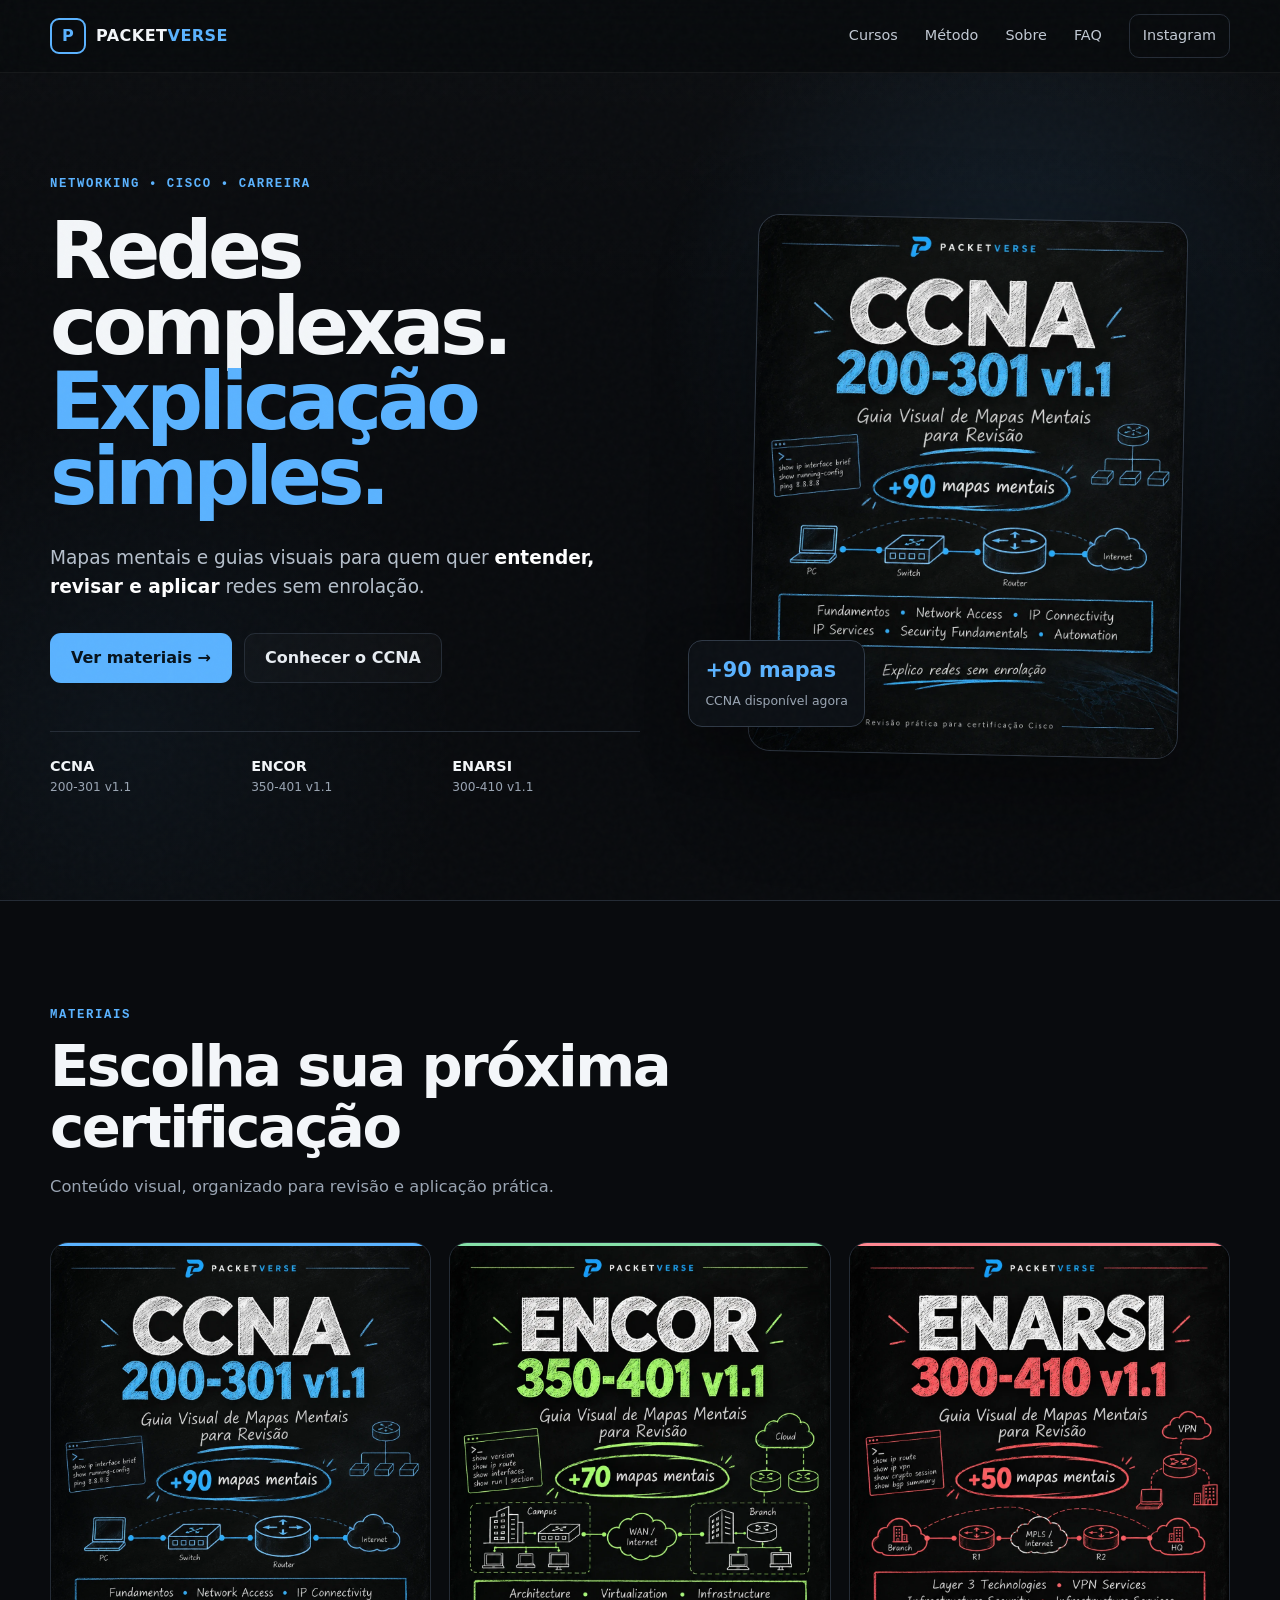
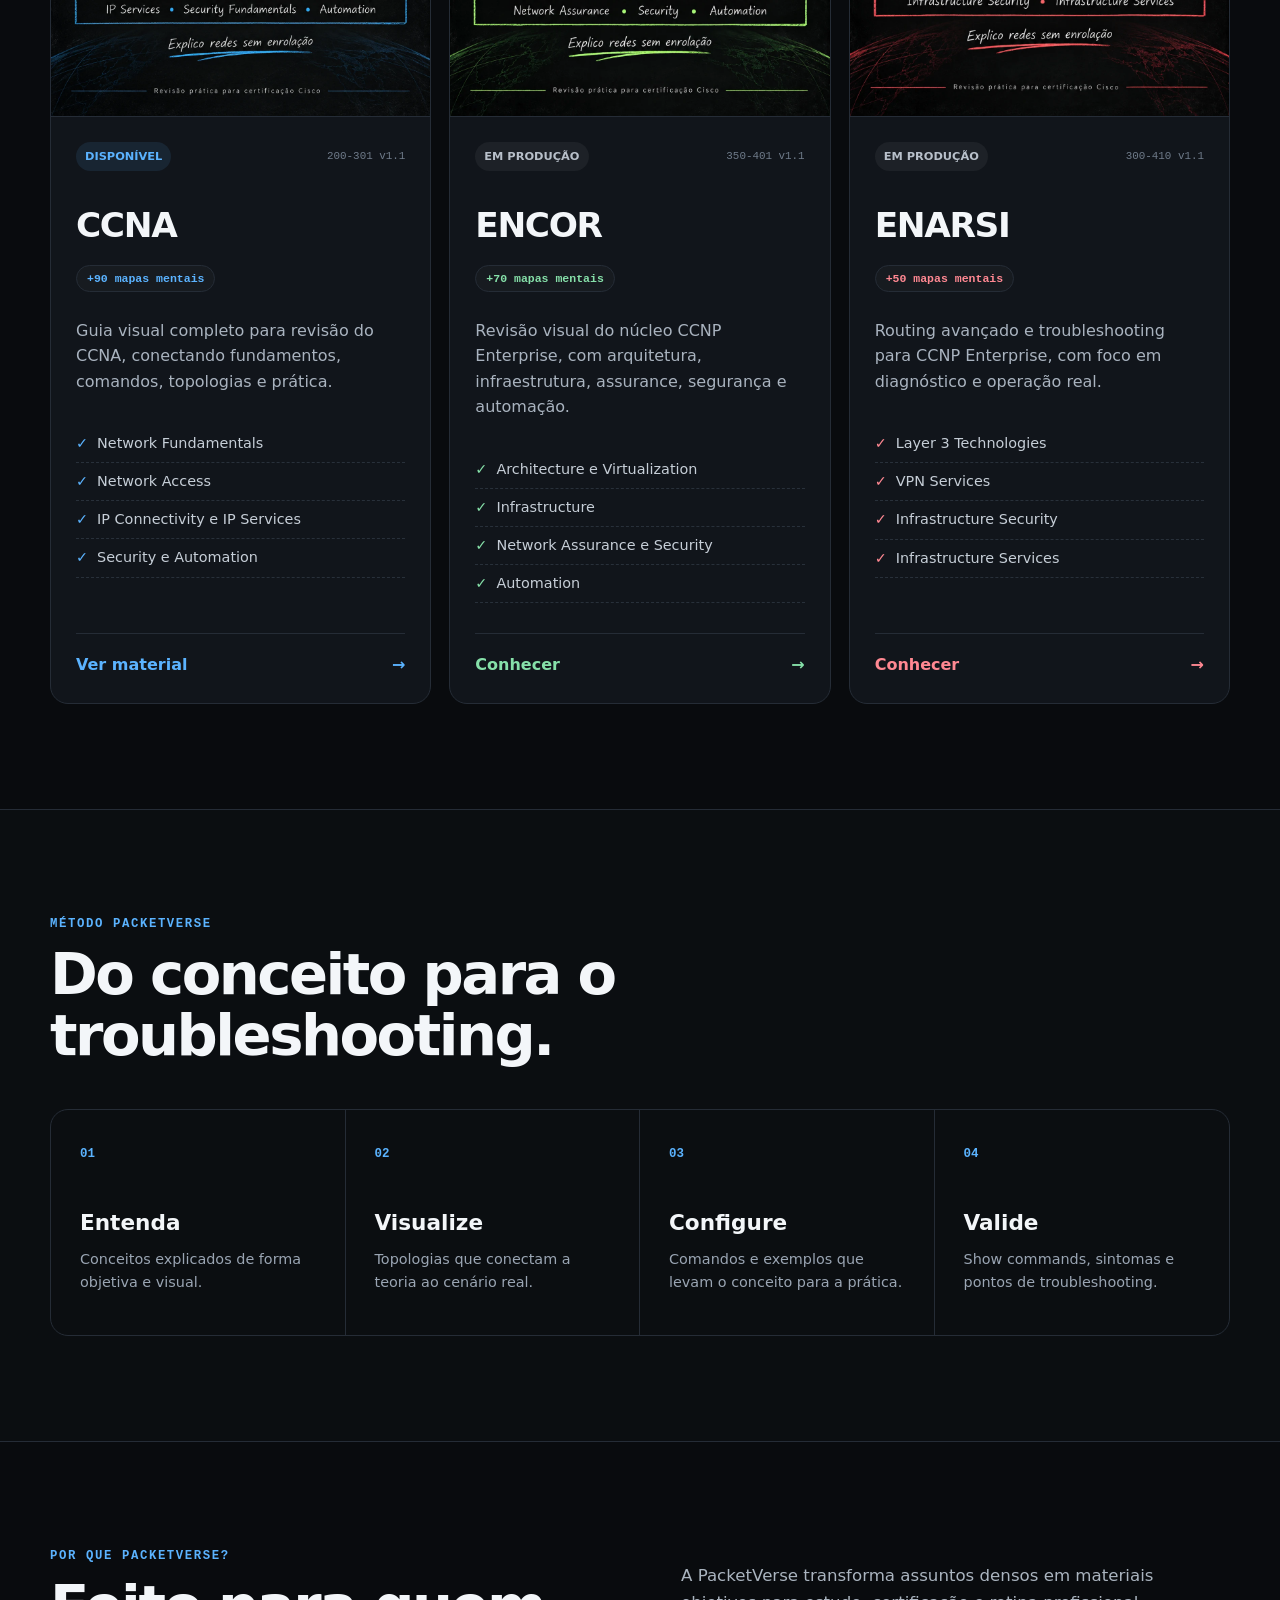
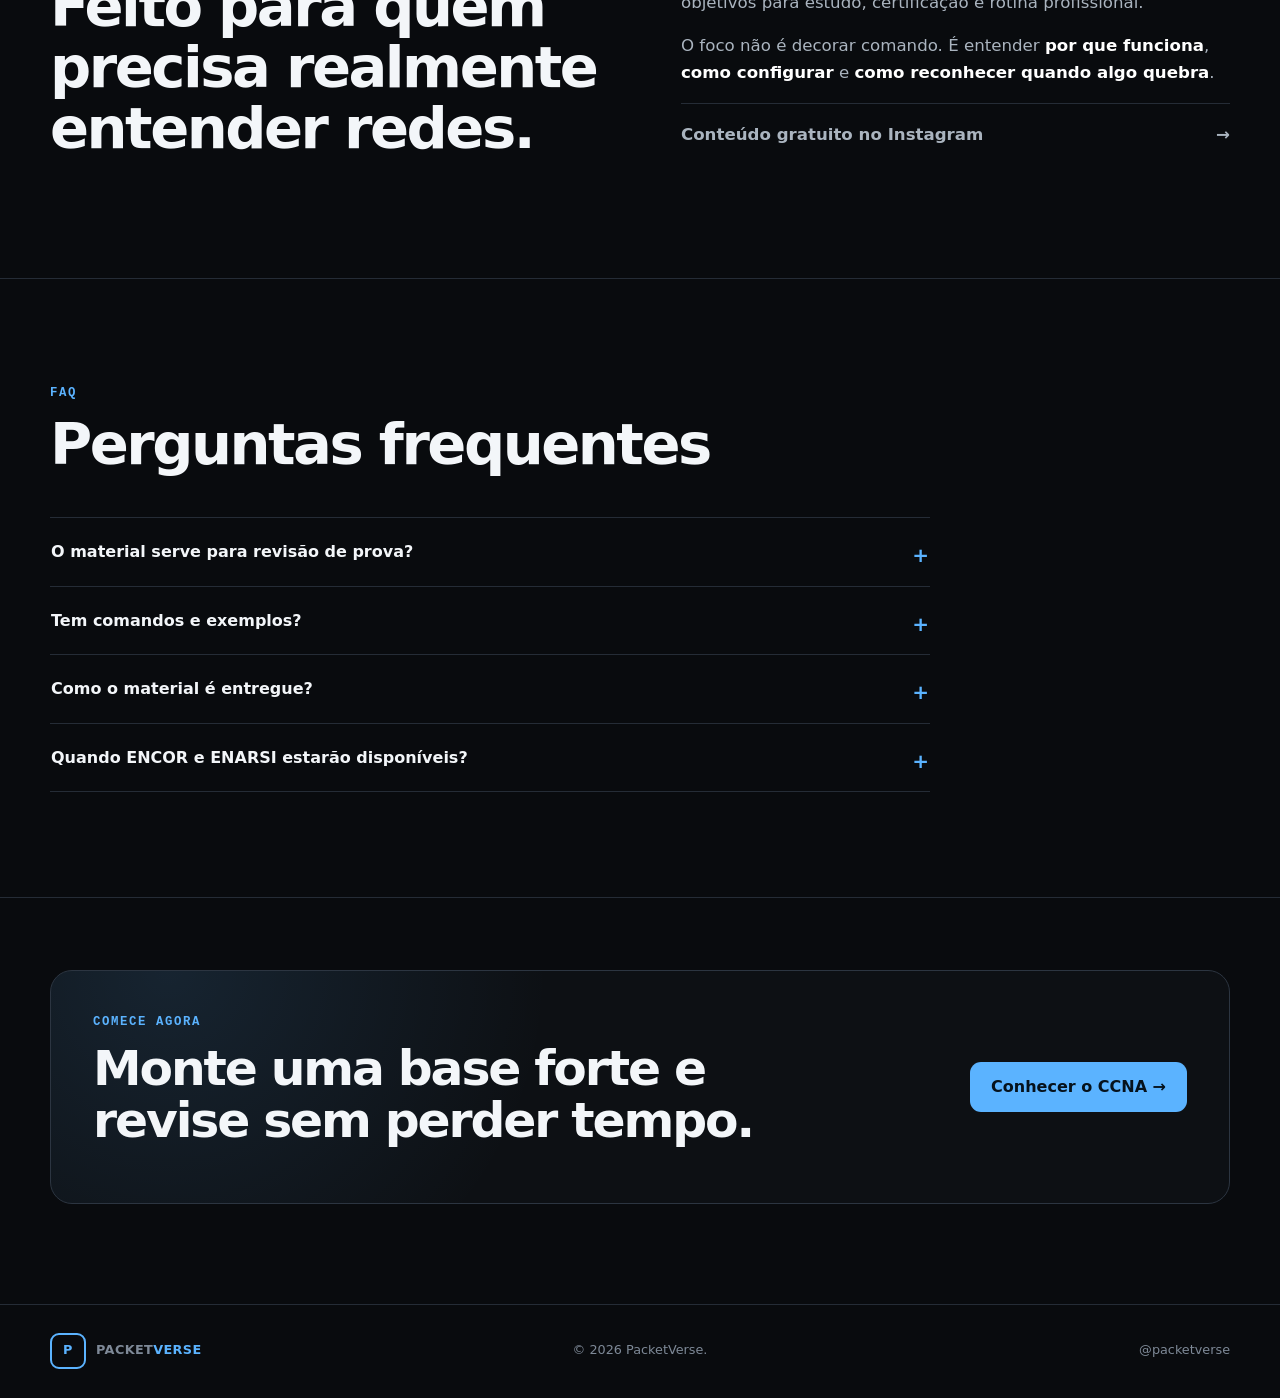
<file: index.html>
<!doctype html><html lang="pt-BR"><head>
<meta charset="utf-8">
<meta name="viewport" content="width=device-width,initial-scale=1">
<meta name="theme-color" content="#090b0e">
<link rel="icon" href="assets/favicon.svg" type="image/svg+xml">
<link rel="stylesheet" href="assets/styles.css">

<title>PacketVerse | Redes sem enrolação</title>
<meta name="description" content="Mapas mentais e guias visuais para CCNA, ENCOR e ENARSI. Redes complexas com explicação simples.">
<link rel="canonical" href="https://packetverse.com.br/">
<meta property="og:title" content="PacketVerse | Redes sem enrolação">
<meta property="og:description" content="Mapas mentais e guias visuais para certificações Cisco.">
<meta property="og:type" content="website"><meta property="og:url" content="https://packetverse.com.br/">
<meta property="og:image" content="https://packetverse.com.br/assets/og.svg">
<script type="application/ld+json">{"@context":"https://schema.org","@type":"WebSite","name":"PacketVerse","url":"https://packetverse.com.br/","description":"Conteúdo educacional sobre redes e certificações Cisco."}</script>
</head><body><header class="header">
<div class="container navbar">
<a class="logo" href="index.html" aria-label="PacketVerse">
  <span class="logo-mark">P</span><span class="logo-word">PACKET<span>VERSE</span></span>
</a>
<button class="menu" data-menu-button aria-label="Abrir menu" aria-expanded="false">☰</button>
<nav class="navlinks" data-nav>
  <a href="index.html#cursos">Cursos</a>
  <a href="index.html#metodo">Método</a>
  <a href="sobre.html">Sobre</a>
  <a href="index.html#faq">FAQ</a>
  <a class="nav-pill" data-link="instagram" href="#" target="_blank" rel="noopener">Instagram</a>
</nav>
</div>
</header>
<main>
<section class="hero"><div class="container hero-grid">
<div>
<div class="eyebrow">NETWORKING • CISCO • CARREIRA</div>
<h1>Redes complexas.<br><em>Explicação simples.</em></h1>
<p class="lead">Mapas mentais e guias visuais para quem quer <strong>entender, revisar e aplicar</strong> redes sem enrolação.</p>
<div class="actions"><a class="btn primary" href="#cursos">Ver materiais →</a><a class="btn secondary" href="ccna.html">Conhecer o CCNA</a></div>
<div class="proof">
<div><strong>CCNA</strong><span>200-301 v1.1</span></div>
<div><strong>ENCOR</strong><span>350-401 v1.1</span></div>
<div><strong>ENARSI</strong><span>300-410 v1.1</span></div>
</div>
</div>
<div class="hero-art">
<img class="hero-cover" src="assets/cover-ccna.webp" alt="Capa do guia visual CCNA 200-301 v1.1 da PacketVerse">
<div class="hero-cover-badge"><strong>+90 mapas</strong><span>CCNA disponível agora</span></div>
</div>
</div></section>

<section class="section" id="cursos"><div class="container">
<div class="section-head"><div class="kicker">MATERIAIS</div><h2>Escolha sua próxima certificação</h2><p>Conteúdo visual, organizado para revisão e aplicação prática.</p></div>
<div class="cards">
<article class="course ccna has-cover">
  <div class="course-cover-wrap"><img src="assets/cover-ccna.webp" alt="CCNA 200-301 v1.1 — Guia Visual de Mapas Mentais"></div>
  <div class="course-body">
    <div class="course-meta"><span class="badge">DISPONÍVEL</span><span class="exam">200-301 v1.1</span></div>
    <h3>CCNA</h3><span class="course-count">+90 mapas mentais</span>
    <p>Guia visual completo para revisão do CCNA, conectando fundamentos, comandos, topologias e prática.</p>
    <ul><li>Network Fundamentals</li><li>Network Access</li><li>IP Connectivity e IP Services</li><li>Security e Automation</li></ul>
    <a class="course-link" href="ccna.html">Ver material <span>→</span></a>
  </div>
</article>

<article class="course encor has-cover">
  <div class="course-cover-wrap"><img src="assets/cover-encor.webp" alt="ENCOR 350-401 v1.1 — Guia Visual de Mapas Mentais"></div>
  <div class="course-body">
    <div class="course-meta"><span class="badge">EM PRODUÇÃO</span><span class="exam">350-401 v1.1</span></div>
    <h3>ENCOR</h3><span class="course-count">+70 mapas mentais</span>
    <p>Revisão visual do núcleo CCNP Enterprise, com arquitetura, infraestrutura, assurance, segurança e automação.</p>
    <ul><li>Architecture e Virtualization</li><li>Infrastructure</li><li>Network Assurance e Security</li><li>Automation</li></ul>
    <a class="course-link" href="encor.html">Conhecer <span>→</span></a>
  </div>
</article>

<article class="course enarsi has-cover">
  <div class="course-cover-wrap"><img src="assets/cover-enarsi.webp" alt="ENARSI 300-410 v1.1 — Guia Visual de Mapas Mentais"></div>
  <div class="course-body">
    <div class="course-meta"><span class="badge">EM PRODUÇÃO</span><span class="exam">300-410 v1.1</span></div>
    <h3>ENARSI</h3><span class="course-count">+50 mapas mentais</span>
    <p>Routing avançado e troubleshooting para CCNP Enterprise, com foco em diagnóstico e operação real.</p>
    <ul><li>Layer 3 Technologies</li><li>VPN Services</li><li>Infrastructure Security</li><li>Infrastructure Services</li></ul>
    <a class="course-link" href="enarsi.html">Conhecer <span>→</span></a>
  </div>
</article>
</div></div></section>

<section class="section chalk" id="metodo"><div class="container">
<div class="section-head"><div class="kicker">MÉTODO PACKETVERSE</div><h2>Do conceito para o troubleshooting.</h2></div>
<div class="steps">
<div class="step"><span class="step-no">01</span><h3>Entenda</h3><p>Conceitos explicados de forma objetiva e visual.</p></div>
<div class="step"><span class="step-no">02</span><h3>Visualize</h3><p>Topologias que conectam a teoria ao cenário real.</p></div>
<div class="step"><span class="step-no">03</span><h3>Configure</h3><p>Comandos e exemplos que levam o conceito para a prática.</p></div>
<div class="step"><span class="step-no">04</span><h3>Valide</h3><p>Show commands, sintomas e pontos de troubleshooting.</p></div>
</div></div></section>

<section class="section"><div class="container split">
<div><div class="kicker">POR QUE PACKETVERSE?</div><h2>Feito para quem precisa realmente entender redes.</h2></div>
<div class="copy"><p>A PacketVerse transforma assuntos densos em materiais objetivos para estudo, certificação e rotina profissional.</p><p>O foco não é decorar comando. É entender <strong>por que funciona</strong>, <strong>como configurar</strong> e <strong>como reconhecer quando algo quebra</strong>.</p><a class="course-link" data-link="instagram" href="#" target="_blank" rel="noopener">Conteúdo gratuito no Instagram <span>→</span></a></div>
</div></section>

<section class="section" id="faq"><div class="container">
<div class="section-head"><div class="kicker">FAQ</div><h2>Perguntas frequentes</h2></div>
<div class="faq">
<details><summary>O material serve para revisão de prova?</summary><p>Sim. Ele foi pensado para organizar visualmente os assuntos, acelerar revisões e reforçar os pontos que normalmente exigem consulta rápida.</p></details>
<details><summary>Tem comandos e exemplos?</summary><p>Sim. Os mapas combinam conceito, comandos de configuração, verificação, topologias e observações práticas.</p></details>
<details><summary>Como o material é entregue?</summary><p>O acesso ao produto disponível é feito pela plataforma de checkout configurada. A página do CCNA direciona para a compra.</p></details>
<details><summary>Quando ENCOR e ENARSI estarão disponíveis?</summary><p>Os dois materiais estão em desenvolvimento. O ENCOR contará com mais de 70 mapas mentais e o ENARSI com mais de 50, seguindo o mesmo padrão visual e prático da PacketVerse. As novidades e lançamentos serão divulgados em nossos canais.</p></details></div></div></section>
<section class="cta-wrap"><div class="container cta"><div><div class="kicker">COMECE AGORA</div><h2>Monte uma base forte e revise sem perder tempo.</h2></div><a class="btn primary" href="ccna.html">Conhecer o CCNA →</a></div></section>
</main><footer class="footer">
<div class="container footer-grid">
<a class="logo" href="index.html"><span class="logo-mark">P</span><span class="logo-word">PACKET<span>VERSE</span></span></a>
<div>© <span data-year></span> PacketVerse.</div>
<a data-link="instagram" href="#" target="_blank" rel="noopener"><span data-instagram-label>@PacketVerse</span></a>
</div>
</footer>
<script src="config.js"></script><script src="assets/script.js"></script></body></html>
</file>
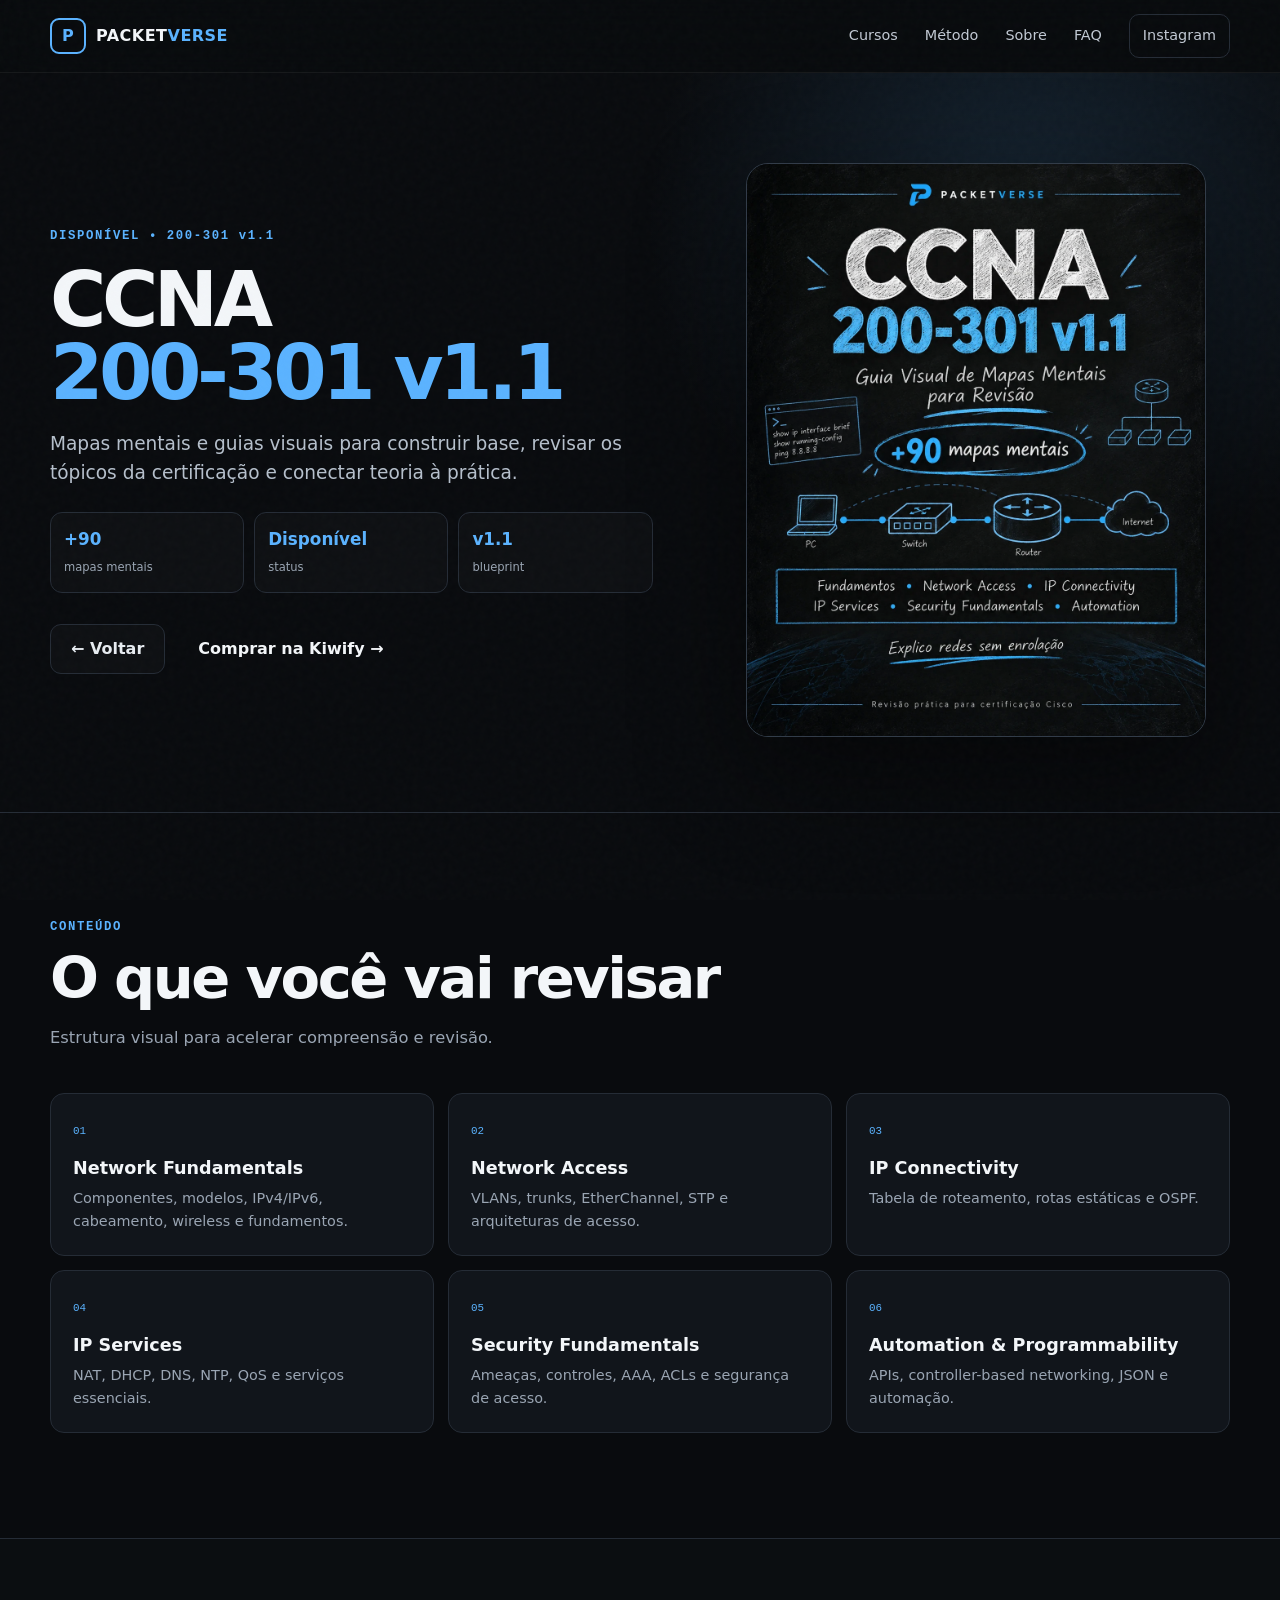
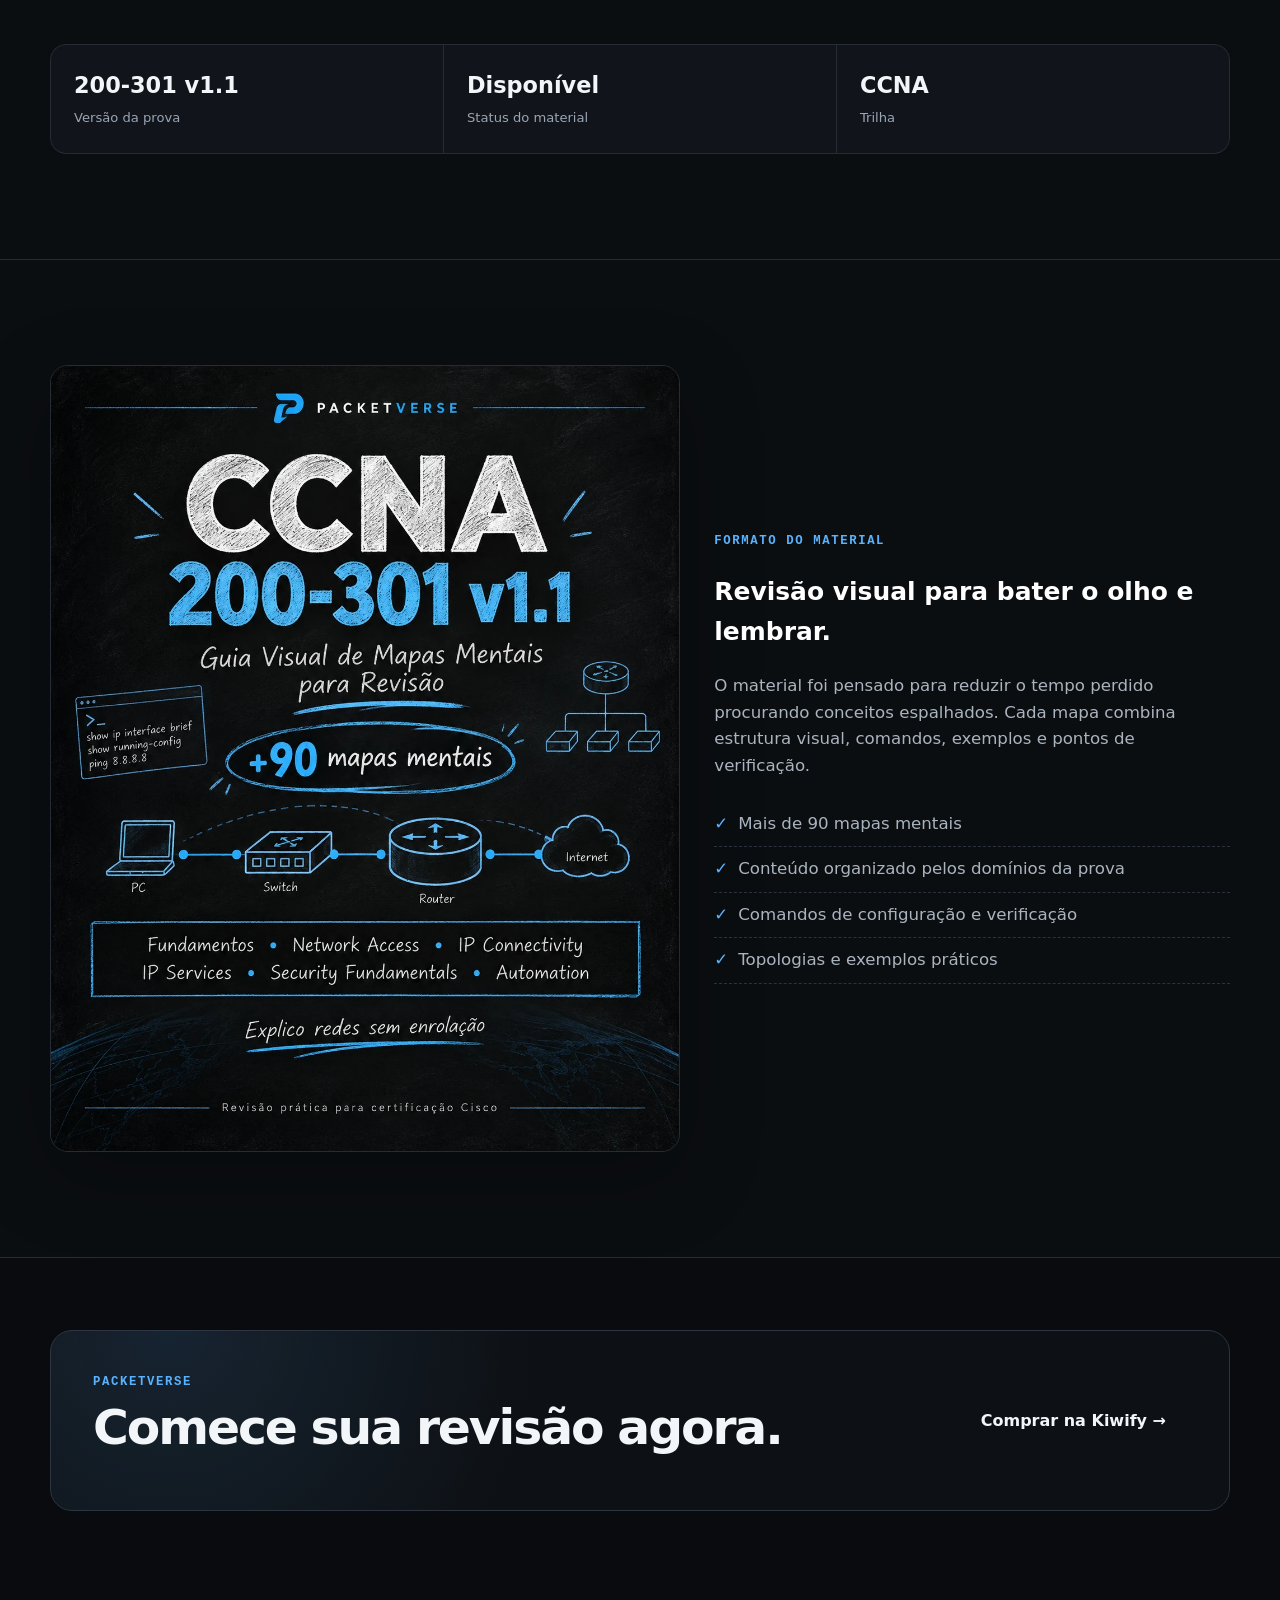
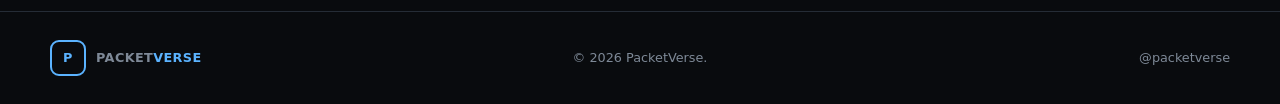
<file: ccna.html>
<!doctype html><html lang="pt-BR"><head><meta charset="utf-8">
<meta name="viewport" content="width=device-width,initial-scale=1">
<meta name="theme-color" content="#090b0e">
<link rel="icon" href="assets/favicon.svg" type="image/svg+xml">
<link rel="stylesheet" href="assets/styles.css">

<title>CCNA | PacketVerse</title>
<meta name="description" content="Mapas mentais e guias visuais para construir base, revisar os tópicos da certificação e conectar teoria à prática.">
<link rel="canonical" href="https://packetverse.com.br/ccna.html">
<meta property="og:title" content="CCNA | PacketVerse"><meta property="og:description" content="Mapas mentais e guias visuais para construir base, revisar os tópicos da certificação e conectar teoria à prática."><meta property="og:image" content="https://packetverse.com.br/assets/og.svg">
<style>:root{--accent:#5bb3ff}</style>
</head><body><header class="header">
<div class="container navbar">
<a class="logo" href="index.html" aria-label="PacketVerse">
  <span class="logo-mark">P</span><span class="logo-word">PACKET<span>VERSE</span></span>
</a>
<button class="menu" data-menu-button aria-label="Abrir menu" aria-expanded="false">☰</button>
<nav class="navlinks" data-nav>
  <a href="index.html#cursos">Cursos</a>
  <a href="index.html#metodo">Método</a>
  <a href="sobre.html">Sobre</a>
  <a href="index.html#faq">FAQ</a>
  <a class="nav-pill" data-link="instagram" href="#" target="_blank" rel="noopener">Instagram</a>
</nav>
</div>
</header><main>
<section class="product-hero with-cover"><div class="container"><div>
<div class="eyebrow">DISPONÍVEL • 200-301 v1.1</div><h1>CCNA<br><em>200-301 v1.1</em></h1><p class="lead">Mapas mentais e guias visuais para construir base, revisar os tópicos da certificação e conectar teoria à prática.</p><div class="product-summary-card">
<div><strong>+90</strong><span>mapas mentais</span></div>
<div><strong>Disponível</strong><span>status</span></div>
<div><strong>v1.1</strong><span>blueprint</span></div>
</div>
<div class="actions"><a class="btn secondary" href="index.html">← Voltar</a><a class="btn" data-link="ccna" href="#" target="_blank" rel="noopener">Comprar na Kiwify →</a></div></div>
<div class="product-cover-panel">
<img src="assets/cover-ccna.webp" alt="Capa CCNA PacketVerse">
</div>
</div></section>
<section class="section"><div class="container">
<div class="section-head"><div class="kicker">CONTEÚDO</div><h2>O que você vai revisar</h2><p>Estrutura visual para acelerar compreensão e revisão.</p></div>
<div class="topic-grid"><article class="topic"><span class="tag">01</span><h3>Network Fundamentals</h3><p>Componentes, modelos, IPv4/IPv6, cabeamento, wireless e fundamentos.</p></article><article class="topic"><span class="tag">02</span><h3>Network Access</h3><p>VLANs, trunks, EtherChannel, STP e arquiteturas de acesso.</p></article><article class="topic"><span class="tag">03</span><h3>IP Connectivity</h3><p>Tabela de roteamento, rotas estáticas e OSPF.</p></article><article class="topic"><span class="tag">04</span><h3>IP Services</h3><p>NAT, DHCP, DNS, NTP, QoS e serviços essenciais.</p></article><article class="topic"><span class="tag">05</span><h3>Security Fundamentals</h3><p>Ameaças, controles, AAA, ACLs e segurança de acesso.</p></article><article class="topic"><span class="tag">06</span><h3>Automation & Programmability</h3><p>APIs, controller-based networking, JSON e automação.</p></article></div>
</div></section>
<section class="section chalk"><div class="container">
<div class="info-band"><div><strong>200-301 v1.1</strong><span>Versão da prova</span></div><div><strong>Disponível</strong><span>Status do material</span></div><div><strong>CCNA</strong><span>Trilha</span></div></div>
</div></section>
<section class="section chalk"><div class="container visual-proof" style="--accent:#5bb3ff">
<div><img src="assets/cover-ccna.webp" alt="Capa do material CCNA PacketVerse"></div>
<div class="copy"><div class="kicker">FORMATO DO MATERIAL</div><h2>Revisão visual para bater o olho e lembrar.</h2>
<p>O material foi pensado para reduzir o tempo perdido procurando conceitos espalhados. Cada mapa combina estrutura visual, comandos, exemplos e pontos de verificação.</p>
<ul class="check-list"><li>Mais de 90 mapas mentais</li><li>Conteúdo organizado pelos domínios da prova</li><li>Comandos de configuração e verificação</li><li>Topologias e exemplos práticos</li></ul>
</div></div></section><section class="cta-wrap"><div class="container cta"><div><div class="kicker">PACKETVERSE</div><h2>Comece sua revisão agora.</h2></div><a class="btn" data-link="ccna" href="#" target="_blank" rel="noopener">Comprar na Kiwify →</a></div></section>
</main><footer class="footer">
<div class="container footer-grid">
<a class="logo" href="index.html"><span class="logo-mark">P</span><span class="logo-word">PACKET<span>VERSE</span></span></a>
<div>© <span data-year></span> PacketVerse.</div>
<a data-link="instagram" href="#" target="_blank" rel="noopener"><span data-instagram-label>@PacketVerse</span></a>
</div>
</footer>
<script src="config.js"></script><script src="assets/script.js"></script></body></html>
</file>
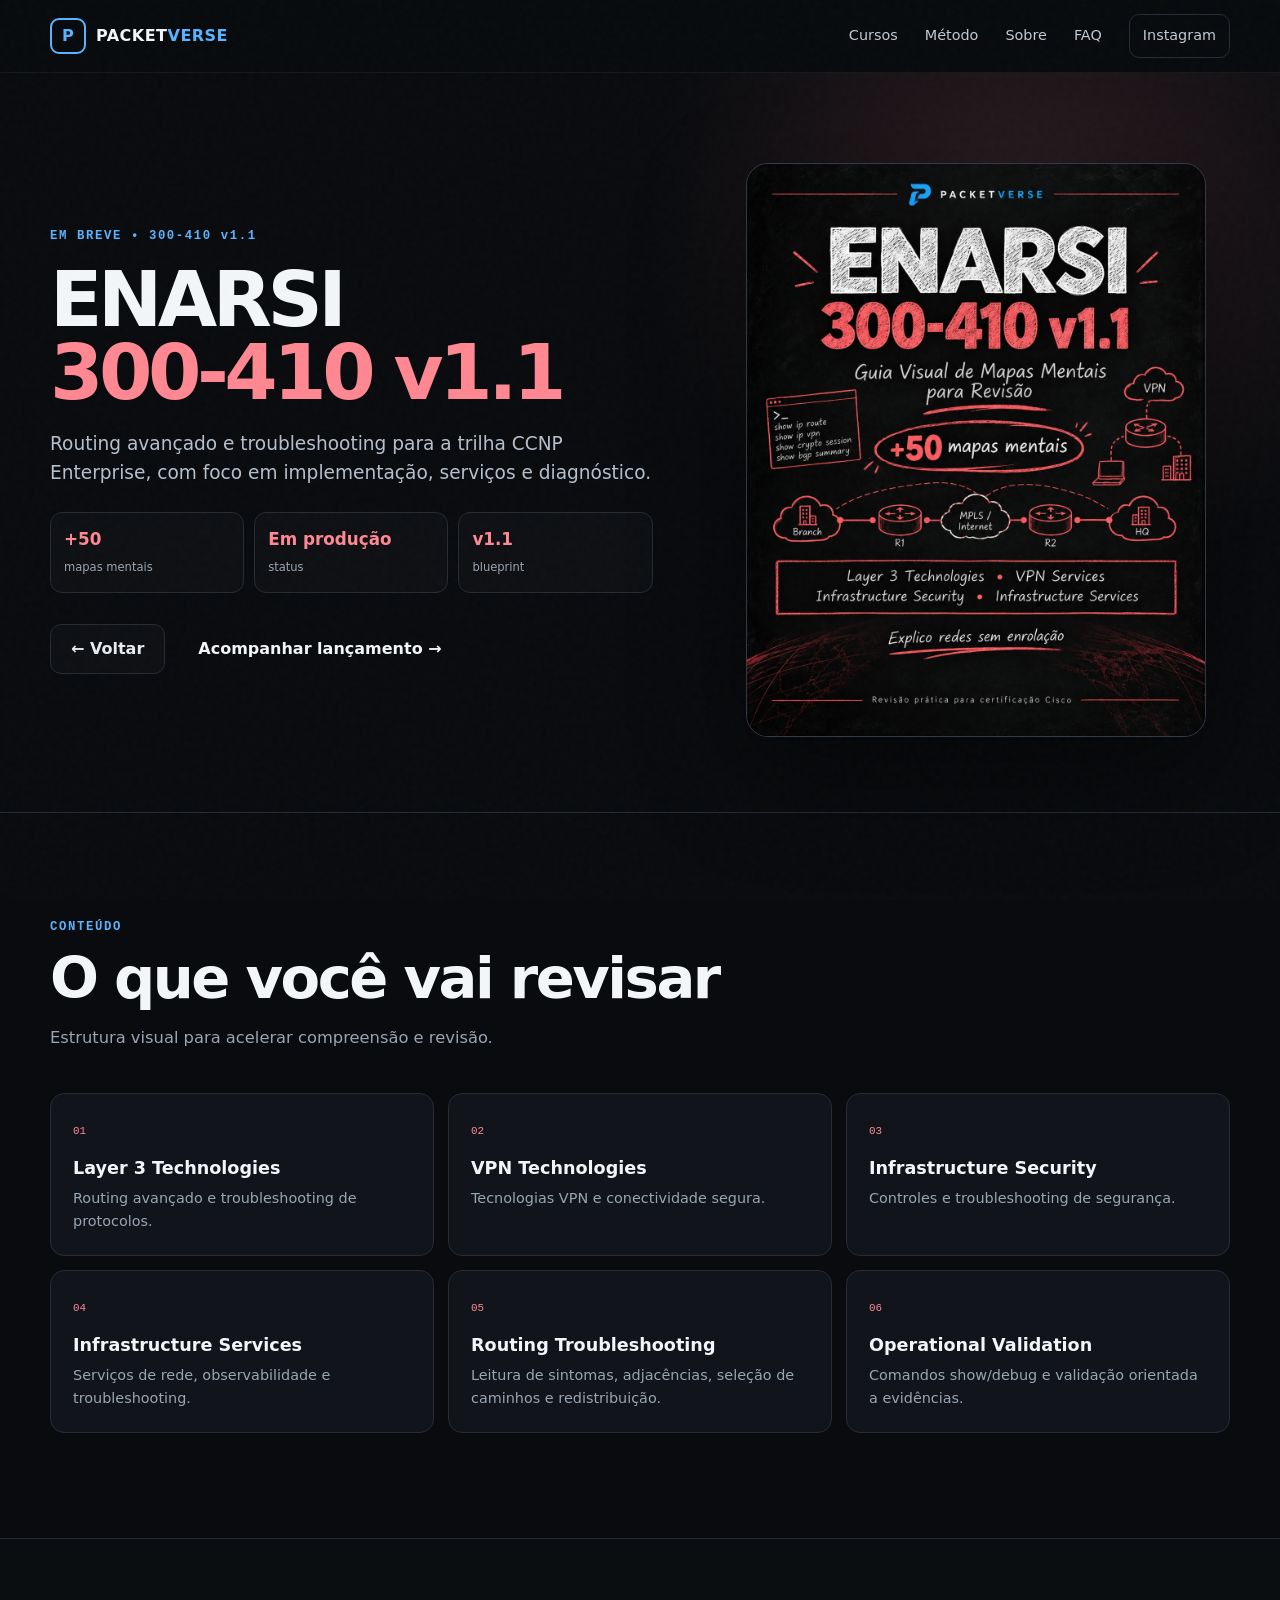
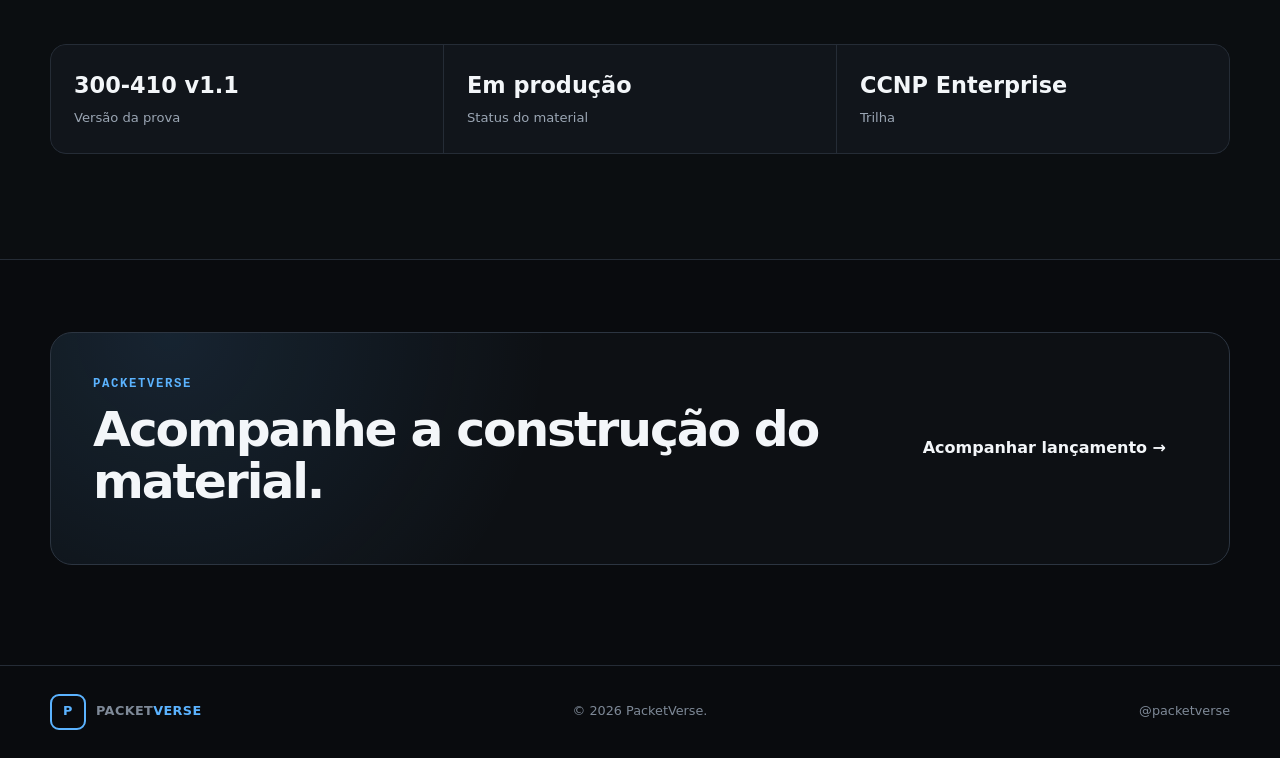
<file: enarsi.html>
<!doctype html><html lang="pt-BR"><head><meta charset="utf-8">
<meta name="viewport" content="width=device-width,initial-scale=1">
<meta name="theme-color" content="#090b0e">
<link rel="icon" href="assets/favicon.svg" type="image/svg+xml">
<link rel="stylesheet" href="assets/styles.css">

<title>ENARSI | PacketVerse</title>
<meta name="description" content="Routing avançado e troubleshooting para a trilha CCNP Enterprise, com foco em implementação, serviços e diagnóstico.">
<link rel="canonical" href="https://packetverse.com.br/enarsi.html">
<meta property="og:title" content="ENARSI | PacketVerse"><meta property="og:description" content="Routing avançado e troubleshooting para a trilha CCNP Enterprise, com foco em implementação, serviços e diagnóstico."><meta property="og:image" content="https://packetverse.com.br/assets/og.svg">
<style>:root{--accent:#ff8892}</style>
</head><body><header class="header">
<div class="container navbar">
<a class="logo" href="index.html" aria-label="PacketVerse">
  <span class="logo-mark">P</span><span class="logo-word">PACKET<span>VERSE</span></span>
</a>
<button class="menu" data-menu-button aria-label="Abrir menu" aria-expanded="false">☰</button>
<nav class="navlinks" data-nav>
  <a href="index.html#cursos">Cursos</a>
  <a href="index.html#metodo">Método</a>
  <a href="sobre.html">Sobre</a>
  <a href="index.html#faq">FAQ</a>
  <a class="nav-pill" data-link="instagram" href="#" target="_blank" rel="noopener">Instagram</a>
</nav>
</div>
</header><main>
<section class="product-hero with-cover"><div class="container"><div>
<div class="eyebrow">EM BREVE • 300-410 v1.1</div><h1>ENARSI<br><em>300-410 v1.1</em></h1><p class="lead">Routing avançado e troubleshooting para a trilha CCNP Enterprise, com foco em implementação, serviços e diagnóstico.</p><div class="product-summary-card">
<div><strong>+50</strong><span>mapas mentais</span></div>
<div><strong>Em produção</strong><span>status</span></div>
<div><strong>v1.1</strong><span>blueprint</span></div>
</div>
<div class="actions"><a class="btn secondary" href="index.html">← Voltar</a><a class="btn" data-link="instagram" href="#" target="_blank" rel="noopener">Acompanhar lançamento →</a></div></div>
<div class="product-cover-panel">
<img src="assets/cover-enarsi.webp" alt="Capa ENARSI PacketVerse">
</div>
</div></section>
<section class="section"><div class="container">
<div class="section-head"><div class="kicker">CONTEÚDO</div><h2>O que você vai revisar</h2><p>Estrutura visual para acelerar compreensão e revisão.</p></div>
<div class="topic-grid"><article class="topic"><span class="tag">01</span><h3>Layer 3 Technologies</h3><p>Routing avançado e troubleshooting de protocolos.</p></article><article class="topic"><span class="tag">02</span><h3>VPN Technologies</h3><p>Tecnologias VPN e conectividade segura.</p></article><article class="topic"><span class="tag">03</span><h3>Infrastructure Security</h3><p>Controles e troubleshooting de segurança.</p></article><article class="topic"><span class="tag">04</span><h3>Infrastructure Services</h3><p>Serviços de rede, observabilidade e troubleshooting.</p></article><article class="topic"><span class="tag">05</span><h3>Routing Troubleshooting</h3><p>Leitura de sintomas, adjacências, seleção de caminhos e redistribuição.</p></article><article class="topic"><span class="tag">06</span><h3>Operational Validation</h3><p>Comandos show/debug e validação orientada a evidências.</p></article></div>
</div></section>
<section class="section chalk"><div class="container">
<div class="info-band"><div><strong>300-410 v1.1</strong><span>Versão da prova</span></div><div><strong>Em produção</strong><span>Status do material</span></div><div><strong>CCNP Enterprise</strong><span>Trilha</span></div></div>
</div></section>
<section class="cta-wrap"><div class="container cta"><div><div class="kicker">PACKETVERSE</div><h2>Acompanhe a construção do material.</h2></div><a class="btn" data-link="instagram" href="#" target="_blank" rel="noopener">Acompanhar lançamento →</a></div></section>
</main><footer class="footer">
<div class="container footer-grid">
<a class="logo" href="index.html"><span class="logo-mark">P</span><span class="logo-word">PACKET<span>VERSE</span></span></a>
<div>© <span data-year></span> PacketVerse.</div>
<a data-link="instagram" href="#" target="_blank" rel="noopener"><span data-instagram-label>@PacketVerse</span></a>
</div>
</footer>
<script src="config.js"></script><script src="assets/script.js"></script></body></html>
</file>
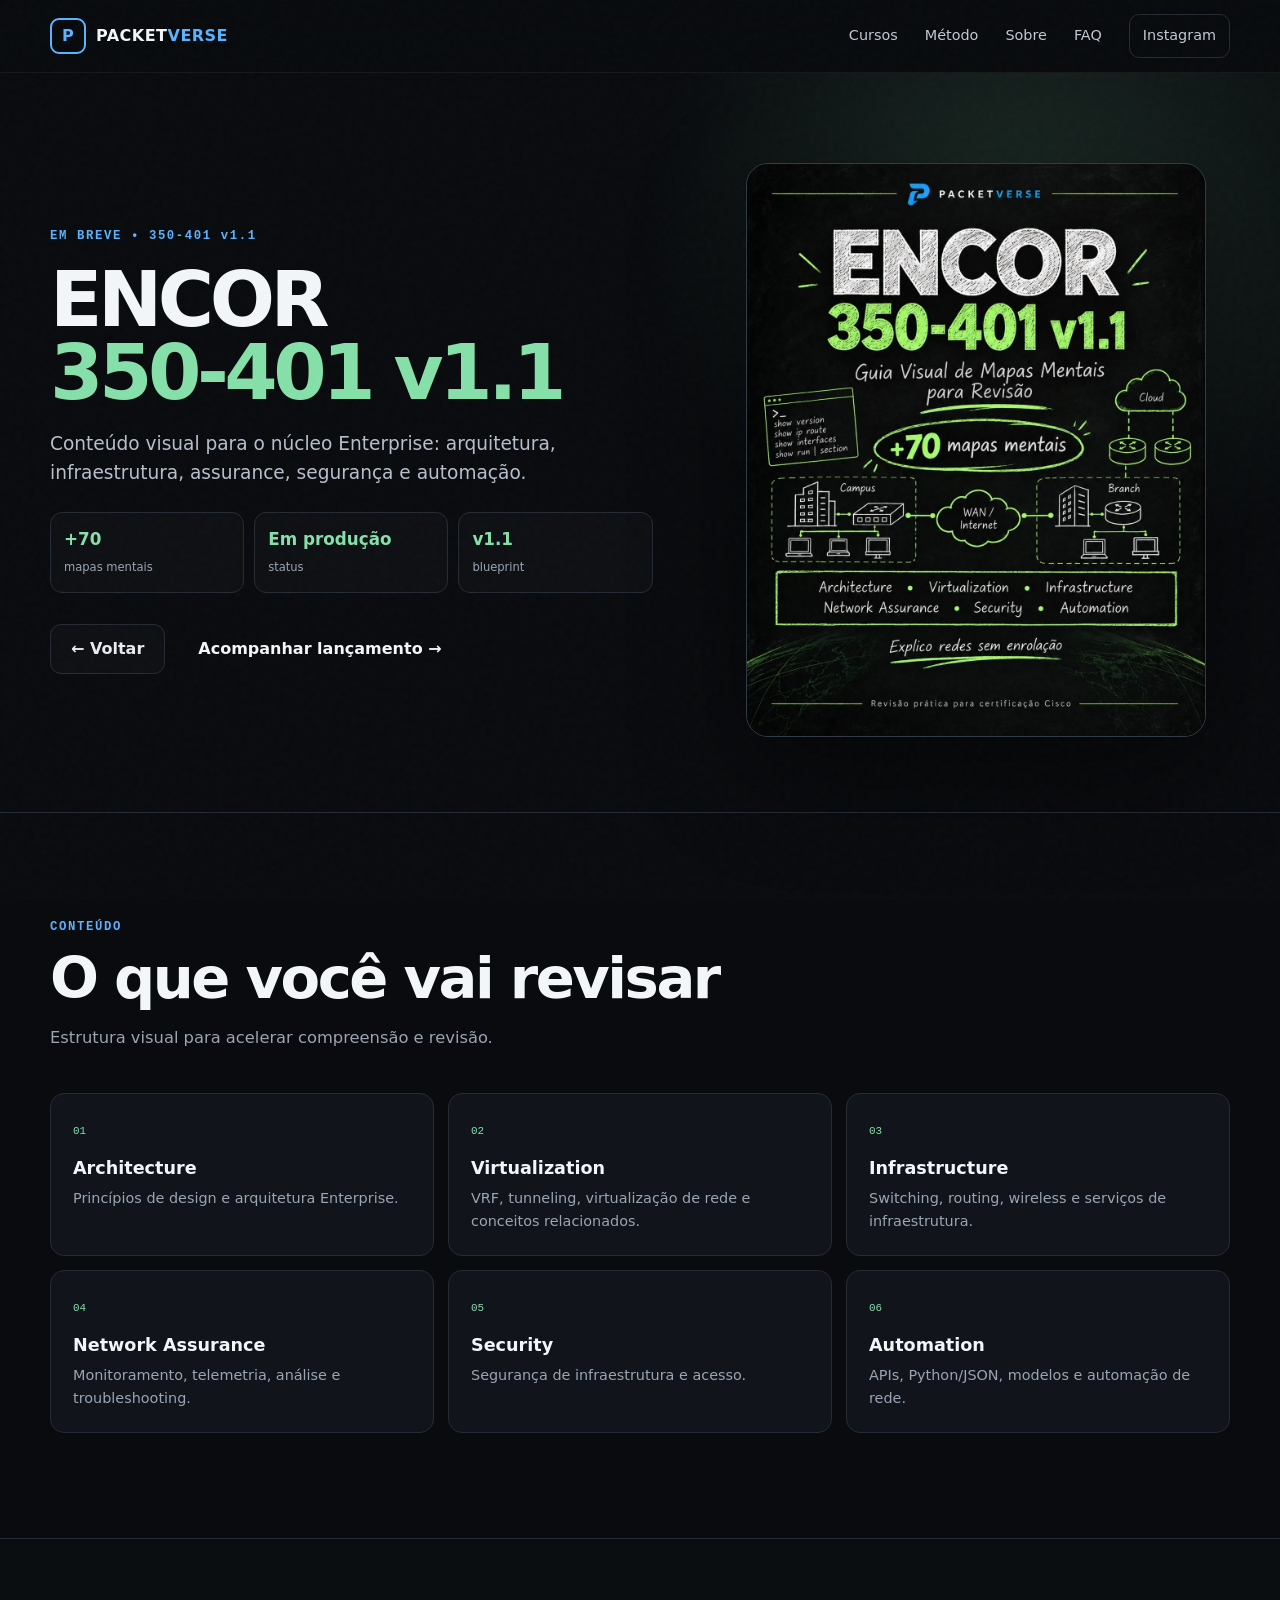
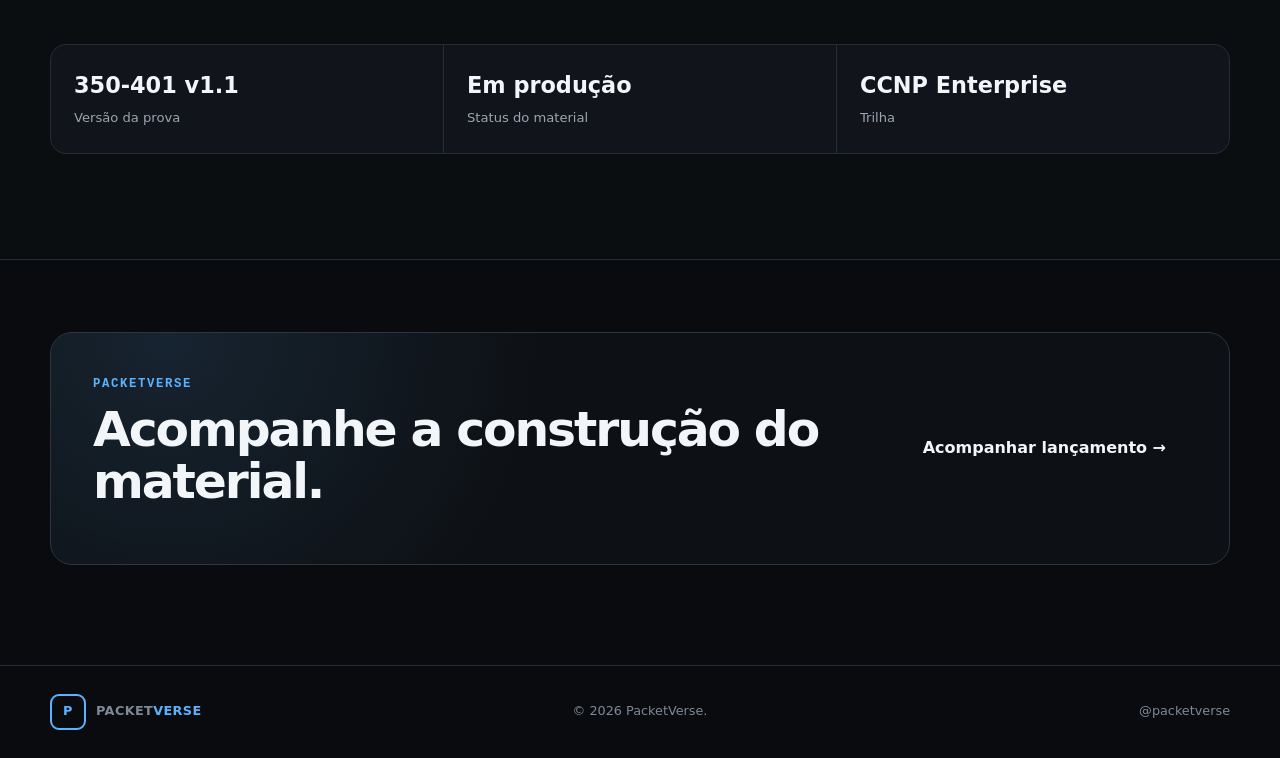
<file: encor.html>
<!doctype html><html lang="pt-BR"><head><meta charset="utf-8">
<meta name="viewport" content="width=device-width,initial-scale=1">
<meta name="theme-color" content="#090b0e">
<link rel="icon" href="assets/favicon.svg" type="image/svg+xml">
<link rel="stylesheet" href="assets/styles.css">

<title>ENCOR | PacketVerse</title>
<meta name="description" content="Conteúdo visual para o núcleo Enterprise: arquitetura, infraestrutura, assurance, segurança e automação.">
<link rel="canonical" href="https://packetverse.com.br/encor.html">
<meta property="og:title" content="ENCOR | PacketVerse"><meta property="og:description" content="Conteúdo visual para o núcleo Enterprise: arquitetura, infraestrutura, assurance, segurança e automação."><meta property="og:image" content="https://packetverse.com.br/assets/og.svg">
<style>:root{--accent:#86e0a9}</style>
</head><body><header class="header">
<div class="container navbar">
<a class="logo" href="index.html" aria-label="PacketVerse">
  <span class="logo-mark">P</span><span class="logo-word">PACKET<span>VERSE</span></span>
</a>
<button class="menu" data-menu-button aria-label="Abrir menu" aria-expanded="false">☰</button>
<nav class="navlinks" data-nav>
  <a href="index.html#cursos">Cursos</a>
  <a href="index.html#metodo">Método</a>
  <a href="sobre.html">Sobre</a>
  <a href="index.html#faq">FAQ</a>
  <a class="nav-pill" data-link="instagram" href="#" target="_blank" rel="noopener">Instagram</a>
</nav>
</div>
</header><main>
<section class="product-hero with-cover"><div class="container"><div>
<div class="eyebrow">EM BREVE • 350-401 v1.1</div><h1>ENCOR<br><em>350-401 v1.1</em></h1><p class="lead">Conteúdo visual para o núcleo Enterprise: arquitetura, infraestrutura, assurance, segurança e automação.</p><div class="product-summary-card">
<div><strong>+70</strong><span>mapas mentais</span></div>
<div><strong>Em produção</strong><span>status</span></div>
<div><strong>v1.1</strong><span>blueprint</span></div>
</div>
<div class="actions"><a class="btn secondary" href="index.html">← Voltar</a><a class="btn" data-link="instagram" href="#" target="_blank" rel="noopener">Acompanhar lançamento →</a></div></div>
<div class="product-cover-panel">
<img src="assets/cover-encor.webp" alt="Capa ENCOR PacketVerse">
</div>
</div></section>
<section class="section"><div class="container">
<div class="section-head"><div class="kicker">CONTEÚDO</div><h2>O que você vai revisar</h2><p>Estrutura visual para acelerar compreensão e revisão.</p></div>
<div class="topic-grid"><article class="topic"><span class="tag">01</span><h3>Architecture</h3><p>Princípios de design e arquitetura Enterprise.</p></article><article class="topic"><span class="tag">02</span><h3>Virtualization</h3><p>VRF, tunneling, virtualização de rede e conceitos relacionados.</p></article><article class="topic"><span class="tag">03</span><h3>Infrastructure</h3><p>Switching, routing, wireless e serviços de infraestrutura.</p></article><article class="topic"><span class="tag">04</span><h3>Network Assurance</h3><p>Monitoramento, telemetria, análise e troubleshooting.</p></article><article class="topic"><span class="tag">05</span><h3>Security</h3><p>Segurança de infraestrutura e acesso.</p></article><article class="topic"><span class="tag">06</span><h3>Automation</h3><p>APIs, Python/JSON, modelos e automação de rede.</p></article></div>
</div></section>
<section class="section chalk"><div class="container">
<div class="info-band"><div><strong>350-401 v1.1</strong><span>Versão da prova</span></div><div><strong>Em produção</strong><span>Status do material</span></div><div><strong>CCNP Enterprise</strong><span>Trilha</span></div></div>
</div></section>
<section class="cta-wrap"><div class="container cta"><div><div class="kicker">PACKETVERSE</div><h2>Acompanhe a construção do material.</h2></div><a class="btn" data-link="instagram" href="#" target="_blank" rel="noopener">Acompanhar lançamento →</a></div></section>
</main><footer class="footer">
<div class="container footer-grid">
<a class="logo" href="index.html"><span class="logo-mark">P</span><span class="logo-word">PACKET<span>VERSE</span></span></a>
<div>© <span data-year></span> PacketVerse.</div>
<a data-link="instagram" href="#" target="_blank" rel="noopener"><span data-instagram-label>@PacketVerse</span></a>
</div>
</footer>
<script src="config.js"></script><script src="assets/script.js"></script></body></html>
</file>
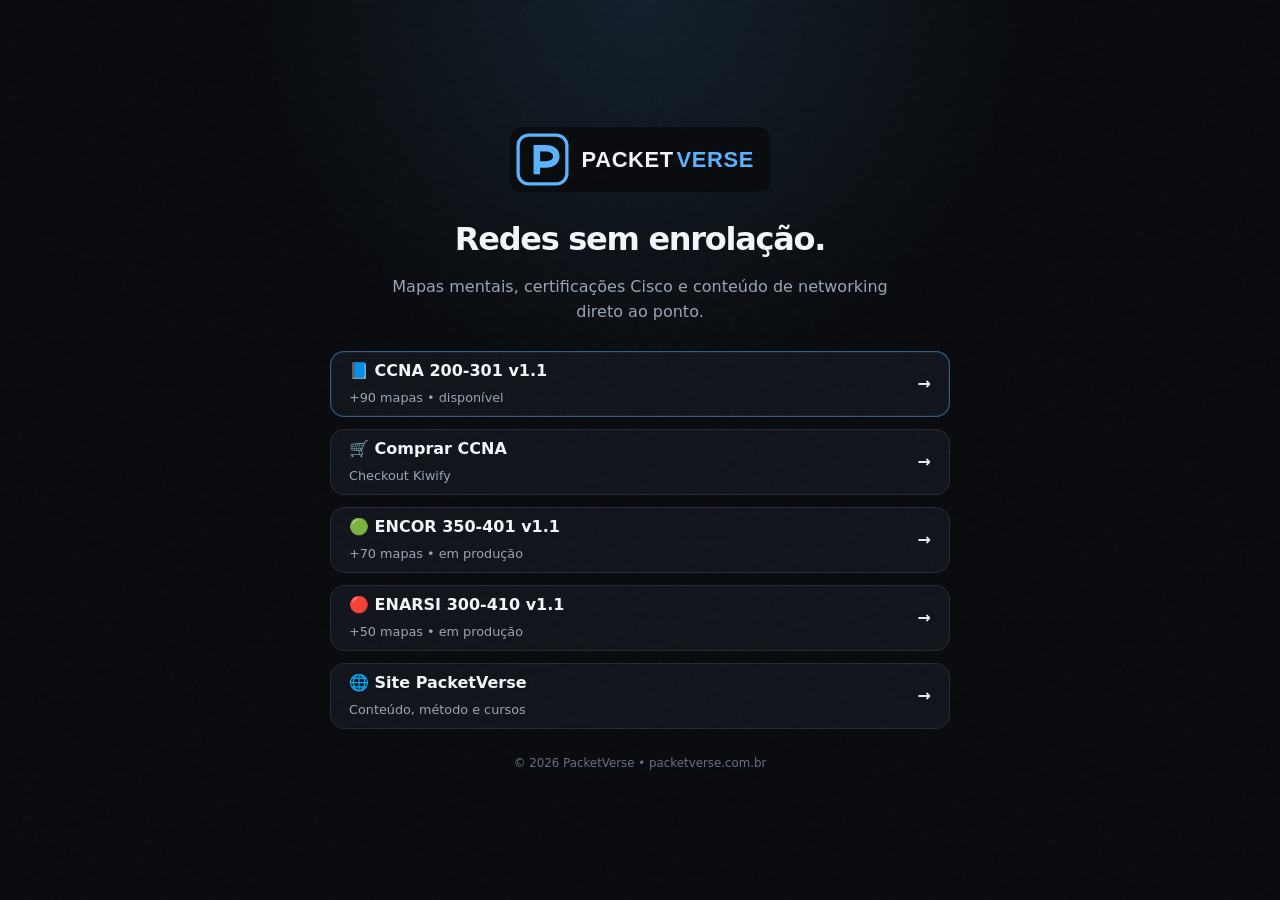
<file: links.html>
<!doctype html><html lang="pt-BR"><head><meta charset="utf-8">
<meta name="viewport" content="width=device-width,initial-scale=1">
<meta name="theme-color" content="#090b0e">
<link rel="icon" href="assets/favicon.svg" type="image/svg+xml">
<link rel="stylesheet" href="assets/styles.css">

<title>PacketVerse | Links</title><meta name="description" content="Links oficiais da PacketVerse."><meta name="robots" content="index,follow"><link rel="canonical" href="https://packetverse.com.br/links.html">
</head><body class="bio-page">
<main class="bio-shell">
<div class="bio-logo"><img src="assets/logo.svg" alt="PacketVerse"></div>
<h1>Redes sem enrolação.</h1><p>Mapas mentais, certificações Cisco e conteúdo de networking direto ao ponto.</p>
<div class="bio-links">
<a class="bio-link featured" href="ccna.html"><div>📘 CCNA 200-301 v1.1<br><span>+90 mapas • disponível</span></div><b>→</b></a>
<a class="bio-link" data-link="ccnaBio" href="#" target="_blank" rel="noopener"><div>🛒 Comprar CCNA<br><span>Checkout Kiwify</span></div><b>→</b></a>
<a class="bio-link" href="encor.html"><div>🟢 ENCOR 350-401 v1.1<br><span>+70 mapas • em produção</span></div><b>→</b></a>
<a class="bio-link" href="enarsi.html"><div>🔴 ENARSI 300-410 v1.1<br><span>+50 mapas • em produção</span></div><b>→</b></a>
<a class="bio-link" href="index.html"><div>🌐 Site PacketVerse<br><span>Conteúdo, método e cursos</span></div><b>→</b></a>
</div>
<div class="bio-mini">© <span data-year></span> PacketVerse • packetverse.com.br</div>
</main><script src="config.js"></script><script src="assets/script.js"></script></body></html>
</file>
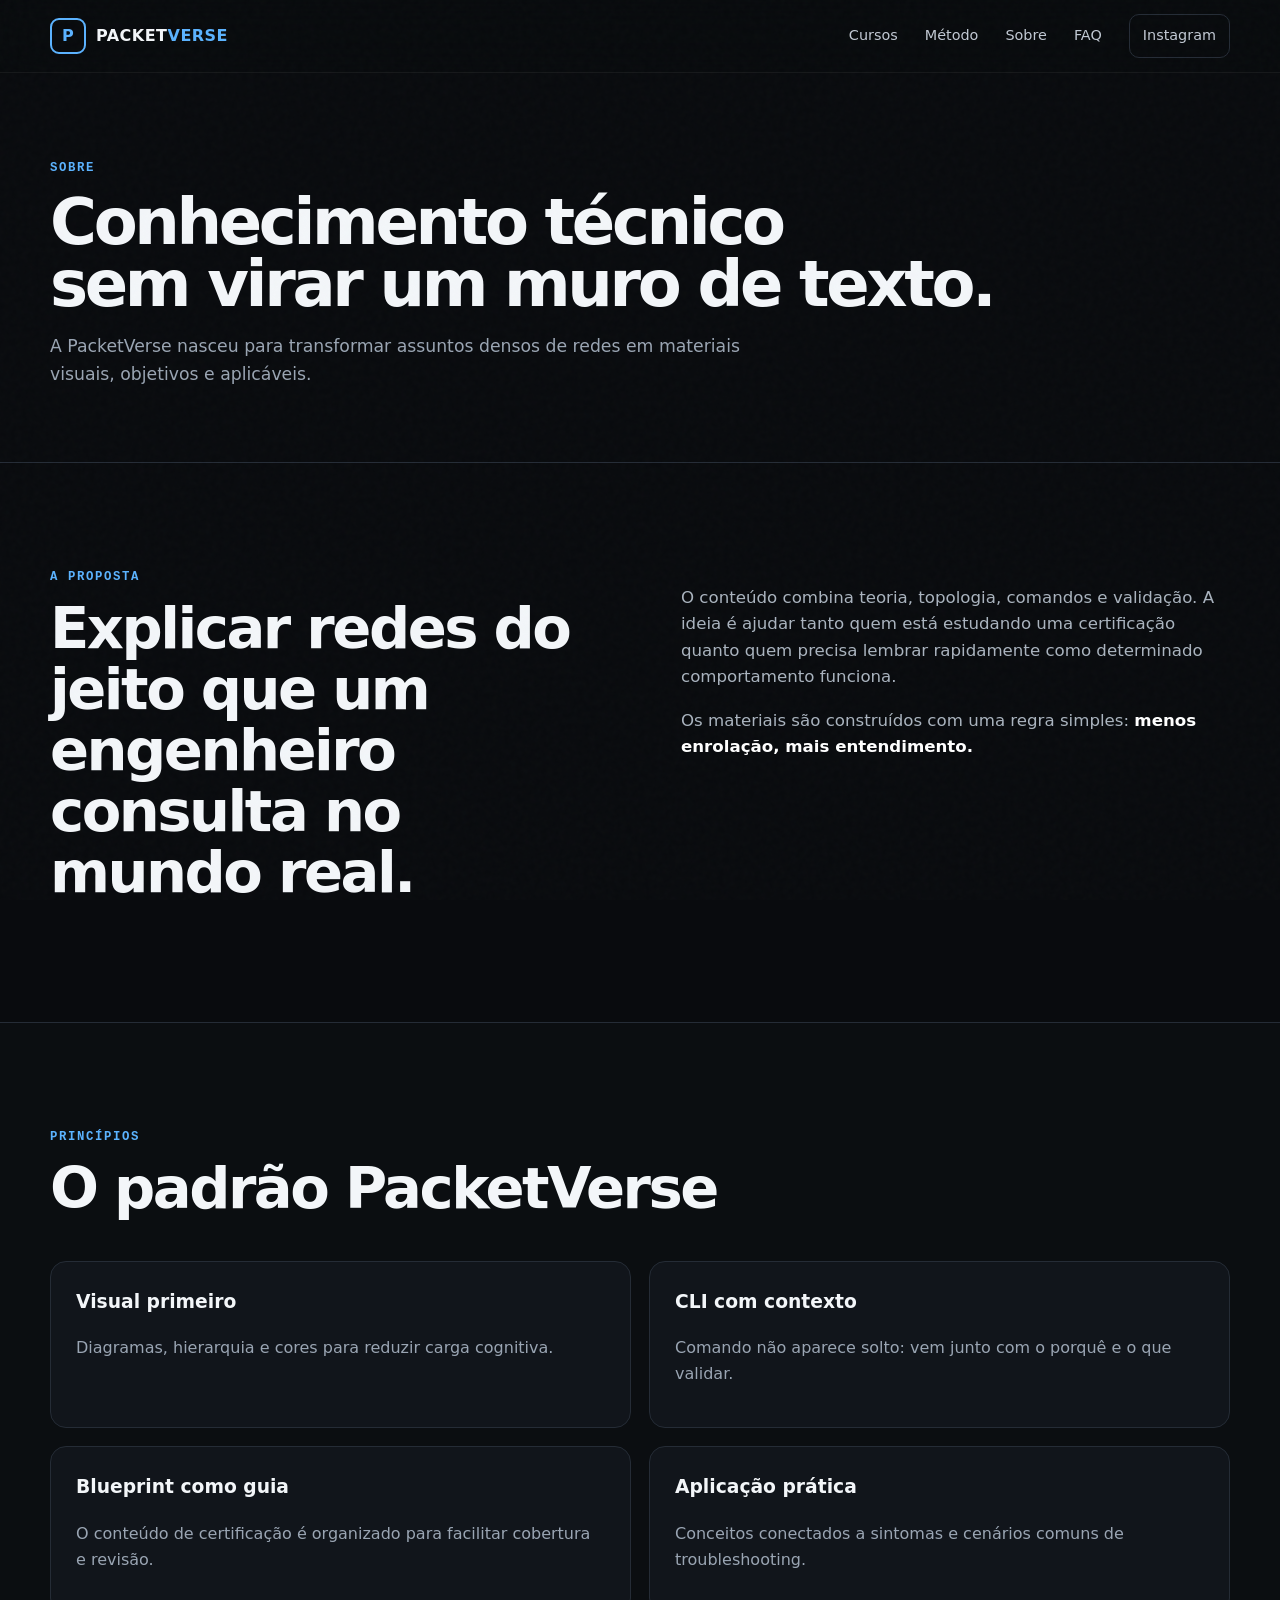
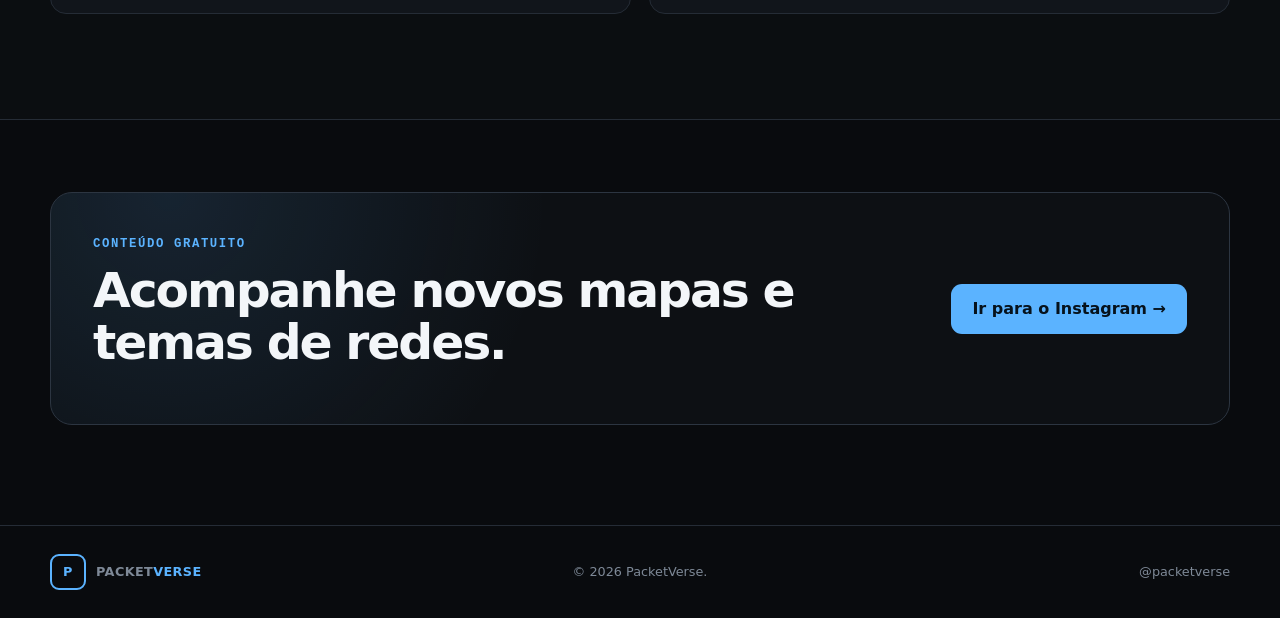
<file: sobre.html>
<!doctype html><html lang="pt-BR"><head><meta charset="utf-8">
<meta name="viewport" content="width=device-width,initial-scale=1">
<meta name="theme-color" content="#090b0e">
<link rel="icon" href="assets/favicon.svg" type="image/svg+xml">
<link rel="stylesheet" href="assets/styles.css">

<title>Sobre | PacketVerse</title><meta name="description" content="Conheça a proposta da PacketVerse: redes explicadas sem enrolação."><link rel="canonical" href="https://packetverse.com.br/sobre.html"></head>
<body><header class="header">
<div class="container navbar">
<a class="logo" href="index.html" aria-label="PacketVerse">
  <span class="logo-mark">P</span><span class="logo-word">PACKET<span>VERSE</span></span>
</a>
<button class="menu" data-menu-button aria-label="Abrir menu" aria-expanded="false">☰</button>
<nav class="navlinks" data-nav>
  <a href="index.html#cursos">Cursos</a>
  <a href="index.html#metodo">Método</a>
  <a href="sobre.html">Sobre</a>
  <a href="index.html#faq">FAQ</a>
  <a class="nav-pill" data-link="instagram" href="#" target="_blank" rel="noopener">Instagram</a>
</nav>
</div>
</header><main>
<section class="page-title"><div class="container"><div class="kicker">SOBRE</div><h1>Conhecimento técnico<br>sem virar um muro de texto.</h1><p>A PacketVerse nasceu para transformar assuntos densos de redes em materiais visuais, objetivos e aplicáveis.</p></div></section>
<section class="section"><div class="container split"><div><div class="kicker">A PROPOSTA</div><h2>Explicar redes do jeito que um engenheiro consulta no mundo real.</h2></div><div class="copy"><p>O conteúdo combina teoria, topologia, comandos e validação. A ideia é ajudar tanto quem está estudando uma certificação quanto quem precisa lembrar rapidamente como determinado comportamento funciona.</p><p>Os materiais são construídos com uma regra simples: <strong>menos enrolação, mais entendimento.</strong></p></div></div></section>
<section class="section chalk"><div class="container"><div class="section-head"><div class="kicker">PRINCÍPIOS</div><h2>O padrão PacketVerse</h2></div>
<div class="small-grid"><div class="small-card"><h3>Visual primeiro</h3><p>Diagramas, hierarquia e cores para reduzir carga cognitiva.</p></div><div class="small-card"><h3>CLI com contexto</h3><p>Comando não aparece solto: vem junto com o porquê e o que validar.</p></div><div class="small-card"><h3>Blueprint como guia</h3><p>O conteúdo de certificação é organizado para facilitar cobertura e revisão.</p></div><div class="small-card"><h3>Aplicação prática</h3><p>Conceitos conectados a sintomas e cenários comuns de troubleshooting.</p></div></div>
</div></section>
<section class="cta-wrap"><div class="container cta"><div><div class="kicker">CONTEÚDO GRATUITO</div><h2>Acompanhe novos mapas e temas de redes.</h2></div><a class="btn primary" data-link="instagram" href="#" target="_blank" rel="noopener">Ir para o Instagram →</a></div></section>
</main><footer class="footer">
<div class="container footer-grid">
<a class="logo" href="index.html"><span class="logo-mark">P</span><span class="logo-word">PACKET<span>VERSE</span></span></a>
<div>© <span data-year></span> PacketVerse.</div>
<a data-link="instagram" href="#" target="_blank" rel="noopener"><span data-instagram-label>@PacketVerse</span></a>
</div>
</footer>
<script src="config.js"></script><script src="assets/script.js"></script></body></html>
</file>
<file: assets/styles.css>
:root{
  --bg:#090b0e;--bg2:#0d1014;--card:#11151b;--card2:#151a21;--line:#252c36;
  --text:#f3f6f9;--muted:#9aa5b3;--blue:#5bb3ff;--blue2:#82c7ff;--green:#86e0a9;
  --red:#ff8892;--yellow:#ffd86b;--max:1180px;--radius:18px;
}
*{box-sizing:border-box}
html{scroll-behavior:smooth}
body{
  margin:0;background:var(--bg);color:var(--text);
  font-family:Inter,ui-sans-serif,system-ui,-apple-system,BlinkMacSystemFont,"Segoe UI",sans-serif;
  line-height:1.6;-webkit-font-smoothing:antialiased;
}
body::before{
  content:"";position:fixed;inset:0;pointer-events:none;z-index:100;opacity:.025;
  background-image:url("data:image/svg+xml,%3Csvg viewBox='0 0 180 180' xmlns='http://www.w3.org/2000/svg'%3E%3Cfilter id='n'%3E%3CfeTurbulence type='fractalNoise' baseFrequency='.82' numOctaves='3' stitchTiles='stitch'/%3E%3C/filter%3E%3Crect width='100%25' height='100%25' filter='url(%23n)' opacity='.9'/%3E%3C/svg%3E");
}
a{color:inherit;text-decoration:none}
img{max-width:100%;display:block}
button{font:inherit}
.container{width:min(var(--max),calc(100% - 38px));margin:auto}
.mono,.kicker,.eyebrow,.exam,.tag,.command{font-family:"SFMono-Regular",Consolas,"Liberation Mono",monospace}
.header{
  position:sticky;top:0;z-index:80;background:rgba(9,11,14,.82);
  backdrop-filter:blur(18px);border-bottom:1px solid rgba(255,255,255,.055)
}
.navbar{height:72px;display:flex;align-items:center;justify-content:space-between}
.logo{display:flex;align-items:center;gap:10px;font-weight:850;letter-spacing:.03em}
.logo-mark{
  width:36px;height:36px;border-radius:9px;border:2px solid var(--blue);
  display:grid;place-items:center;color:var(--blue);font-weight:900
}
.logo-word span{color:var(--blue)}
.navlinks{display:flex;align-items:center;gap:27px;font-size:.9rem;color:#c2cad4}
.navlinks a:hover{color:#fff}
.nav-pill{border:1px solid var(--line);border-radius:10px;padding:9px 13px}
.menu{display:none;background:none;border:0;color:#fff;font-size:1.5rem;cursor:pointer}
.hero{
  min-height:calc(100svh - 72px);display:flex;align-items:center;border-bottom:1px solid var(--line);
  background:
    radial-gradient(circle at 79% 28%,rgba(91,179,255,.12),transparent 30%),
    radial-gradient(circle at 10% 80%,rgba(91,179,255,.05),transparent 25%),
    linear-gradient(180deg,rgba(255,255,255,.01),transparent 30%);
}
.hero-grid{display:grid;grid-template-columns:1.06fr .94fr;gap:66px;align-items:center;padding:88px 0}
.eyebrow,.kicker{font-size:.77rem;letter-spacing:.13em;font-weight:800;color:var(--blue)}
.hero h1,.product-hero h1{
  font-size:clamp(3rem,6.2vw,5.9rem);line-height:.95;letter-spacing:-.058em;margin:18px 0 28px
}
.hero h1 em,.product-hero h1 em{font-style:normal;color:var(--blue)}
.lead{font-size:1.16rem;color:#b6c0cc;max-width:680px}
.lead strong{color:#fff}
.actions{display:flex;gap:12px;flex-wrap:wrap;margin-top:31px}
.btn{
  display:inline-flex;align-items:center;justify-content:center;gap:9px;min-height:50px;
  padding:0 20px;border-radius:11px;font-weight:800;border:1px solid transparent;transition:.2s
}
.btn.primary{background:var(--blue);color:#06121c}
.btn.primary:hover{transform:translateY(-2px);filter:brightness(1.05)}
.btn.secondary{border-color:var(--line);background:rgba(255,255,255,.018);color:#e7ecf1}
.btn.secondary:hover{border-color:#3a4552;background:rgba(255,255,255,.04)}
.proof{display:grid;grid-template-columns:repeat(3,1fr);gap:13px;margin-top:48px;padding-top:23px;border-top:1px solid var(--line)}
.proof div{display:flex;flex-direction:column}
.proof strong{font-size:.9rem}.proof span{font-size:.76rem;color:var(--muted)}
.lab-card{border:1px solid #2c3440;border-radius:20px;background:linear-gradient(180deg,#12161c,#0c0f13);overflow:hidden;box-shadow:0 32px 90px rgba(0,0,0,.35)}
.window{height:45px;border-bottom:1px solid var(--line);display:flex;align-items:center;padding:0 15px;gap:7px}
.dot{width:9px;height:9px;border-radius:50%;background:#3a4350}
.window small{margin-left:auto;color:#687485}
.topology{height:220px;position:relative;margin:18px}
.device{
  position:absolute;width:68px;height:47px;border:1px solid #3d4856;border-radius:10px;
  display:grid;place-items:center;background:#12161c;font:bold .73rem monospace
}
.d1{left:2%;top:85px}.d2{left:31%;top:85px;color:var(--blue);border-color:rgba(91,179,255,.55)}
.d3{right:31%;top:85px;color:var(--green);border-color:rgba(134,224,169,.55)}
.d4{right:2%;top:85px;color:var(--yellow);border-color:rgba(255,216,107,.45)}
.wire{height:1px;background:#3b4450;position:absolute;top:109px}
.w1{left:70px;width:calc(29% - 38px)}.w2{left:calc(31% + 68px);width:calc(38% - 68px)}.w3{right:70px;width:calc(29% - 38px)}
.cli{padding:0 20px 18px;color:#aeb8c4;font:500 .8rem monospace}
.cli p{margin:7px 0}.cli b{color:var(--blue)}
.note{margin:0 18px 18px;padding:15px 16px;border:1px solid #2b333d;border-radius:12px;background:#0b0e12}
.note strong{font:bold .71rem monospace;color:var(--yellow)}.note p{margin:5px 0 0;color:#aab4bf;font-size:.88rem}
.section{padding:105px 0;border-bottom:1px solid var(--line)}
.section-head{max-width:760px;margin-bottom:42px}
.section-head h2,.split h2,.cta h2,.product-hero h2{
  font-size:clamp(2rem,4.5vw,3.65rem);line-height:1.06;letter-spacing:-.043em;margin:10px 0 14px
}
.section-head p{color:var(--muted);font-size:1.02rem}
.cards{display:grid;grid-template-columns:repeat(3,1fr);gap:18px}
.course{
  min-height:455px;border:1px solid var(--line);border-radius:var(--radius);background:var(--card);
  padding:26px;display:flex;flex-direction:column;position:relative;overflow:hidden
}
.course::before{content:"";position:absolute;inset:0 0 auto;height:3px;background:var(--course-color,var(--blue))}
.course.ccna{--course-color:var(--blue)}.course.encor{--course-color:var(--green)}.course.enarsi{--course-color:var(--red)}
.course-meta{display:flex;justify-content:space-between;gap:14px;align-items:center}
.badge{font-size:.71rem;border-radius:999px;padding:5px 9px;font-weight:850;background:rgba(255,255,255,.05);color:#b8c0ca}
.ccna .badge{background:rgba(91,179,255,.1);color:var(--blue)}
.exam{font-size:.68rem;color:#6f7b8a}
.course h3{font-size:2.15rem;margin:27px 0 8px;letter-spacing:-.04em}
.course p{color:#a9b3bf}
.course ul{list-style:none;padding:0;margin:15px 0 30px}
.course li{padding:7px 0;border-bottom:1px dashed #28303a;font-size:.9rem;color:#c6ced7}
.course li::before{content:"✓";color:var(--course-color);margin-right:9px}
.course-link{margin-top:auto;padding-top:18px;border-top:1px solid var(--line);display:flex;justify-content:space-between;font-weight:800;color:var(--course-color)}
.course-link:hover span{transform:translateX(4px)}
.chalk{background:#0b0e11}
.steps{display:grid;grid-template-columns:repeat(4,1fr);border:1px solid var(--line);border-radius:var(--radius);overflow:hidden}
.step{padding:29px;min-height:225px;border-right:1px solid var(--line)}
.step:last-child{border-right:0}.step-no{font:bold .78rem monospace;color:var(--blue)}
.step h3{margin:42px 0 7px;font-size:1.35rem}.step p{color:var(--muted);font-size:.9rem;margin:0}
.split{display:grid;grid-template-columns:1fr 1fr;gap:82px;align-items:start}
.copy{color:#aab4bf;font-size:1.04rem}.copy strong{color:#fff}
.faq{max-width:880px}
details{border-top:1px solid var(--line);padding:21px 1px}
details:last-child{border-bottom:1px solid var(--line)}
summary{font-weight:800;cursor:pointer;list-style:none}
summary::-webkit-details-marker{display:none}
summary::after{content:"+";float:right;color:var(--blue);font-size:1.25rem}
details[open] summary::after{content:"−"}
details p{color:var(--muted);max-width:760px}
.cta-wrap{padding:72px 0 100px}
.cta{
  border:1px solid #2c3541;border-radius:22px;padding:42px;background:
  radial-gradient(circle at 10% 0,rgba(91,179,255,.12),transparent 35%),#0d1014;
  display:flex;align-items:center;justify-content:space-between;gap:40px
}
.cta h2{max-width:760px;font-size:clamp(2rem,4vw,3.05rem)}
.footer{border-top:1px solid var(--line);padding:28px 0;color:#7e8997;font-size:.8rem}
.footer-grid{display:grid;grid-template-columns:1fr auto 1fr;align-items:center;gap:20px}
.footer-grid>:last-child{text-align:right}

/* product pages */
.product-hero{
  padding:90px 0 75px;border-bottom:1px solid var(--line);
  background:radial-gradient(circle at 80% 20%,color-mix(in srgb,var(--accent) 15%,transparent),transparent 32%)
}
.product-hero .container{display:grid;grid-template-columns:1.12fr .88fr;gap:70px;align-items:center}
.product-hero h1{font-size:clamp(3rem,6vw,5.5rem);margin-bottom:18px}
.product-hero h1 em{color:var(--accent)}
.product-card{border:1px solid #303846;background:var(--card);border-radius:20px;padding:28px}
.product-card .price-note{font-size:.8rem;color:var(--muted)}
.product-card h3{font-size:1.8rem;margin:10px 0}
.product-card ul{list-style:none;padding:0}
.product-card li{border-bottom:1px dashed #2a323d;padding:9px 0;color:#c5cdd6}
.product-card li::before{content:"✓";color:var(--accent);margin-right:10px}
.product-card .btn{width:100%;margin-top:20px;background:var(--accent);color:#06121c}
.topic-grid{display:grid;grid-template-columns:repeat(3,1fr);gap:14px}
.topic{border:1px solid var(--line);border-radius:14px;background:var(--card);padding:22px}
.topic .tag{font-size:.68rem;color:var(--accent)}
.topic h3{margin:12px 0 5px;font-size:1.1rem}.topic p{color:var(--muted);font-size:.9rem;margin:0}
.info-band{display:grid;grid-template-columns:repeat(3,1fr);gap:1px;border:1px solid var(--line);border-radius:16px;overflow:hidden;background:var(--line)}
.info-band div{background:var(--card);padding:23px}.info-band strong{display:block;font-size:1.4rem}.info-band span{color:var(--muted);font-size:.82rem}

/* bio */
.bio-page{min-height:100svh;display:grid;place-items:center;padding:35px 18px;background:radial-gradient(circle at 50% 0,rgba(91,179,255,.12),transparent 35%),var(--bg)}
.bio-shell{width:min(620px,100%);text-align:center}
.bio-logo{display:flex;justify-content:center;margin-bottom:22px}.bio-logo img{width:260px}
.bio-shell h1{font-size:2rem;letter-spacing:-.04em;margin:0 0 8px}
.bio-shell>p{color:var(--muted);margin:0 auto 26px;max-width:520px}
.bio-links{display:grid;gap:12px}
.bio-link{
  min-height:66px;border:1px solid var(--line);border-radius:14px;background:var(--card);
  display:flex;align-items:center;justify-content:space-between;padding:0 18px;text-align:left;font-weight:800
}
.bio-link span{font-size:.8rem;color:var(--muted);font-weight:500}
.bio-link.featured{border-color:rgba(91,179,255,.45);box-shadow:inset 0 0 0 1px rgba(91,179,255,.08)}
.bio-mini{margin-top:25px;font-size:.74rem;color:#66717f}

/* generic */
.page-title{padding:86px 0 56px;border-bottom:1px solid var(--line)}
.page-title h1{font-size:clamp(2.6rem,5vw,4.9rem);letter-spacing:-.052em;line-height:.98;margin:12px 0}
.page-title p{max-width:730px;color:var(--muted);font-size:1.08rem}
.small-grid{display:grid;grid-template-columns:repeat(2,1fr);gap:18px}
.small-card{padding:25px;border:1px solid var(--line);border-radius:16px;background:var(--card)}
.small-card h3{margin-top:0}.small-card p{color:var(--muted)}

@media (max-width:920px){
  .hero-grid,.split,.product-hero .container{grid-template-columns:1fr;gap:48px}
  .hero{min-height:auto}
  .cards,.topic-grid{grid-template-columns:1fr}
  .steps{grid-template-columns:1fr 1fr}
  .step:nth-child(2){border-right:0}.step:nth-child(-n+2){border-bottom:1px solid var(--line)}
  .navlinks{display:none;position:absolute;top:66px;left:18px;right:18px;flex-direction:column;align-items:stretch;background:#0d1014;border:1px solid var(--line);border-radius:14px;padding:14px}
  .navlinks.open{display:flex}.navlinks a{padding:10px}.menu{display:block}
  .footer-grid{grid-template-columns:1fr;text-align:center}.footer-grid>:last-child{text-align:center}.footer-grid .logo{justify-content:center}
}
@media (max-width:620px){
  .container{width:min(var(--max),calc(100% - 28px))}
  .hero-grid{padding:62px 0}.hero h1,.product-hero h1{font-size:3.2rem}
  .lab-card{display:none}.proof{grid-template-columns:1fr;gap:9px}
  .section{padding:76px 0}.steps{grid-template-columns:1fr}.step{border-right:0!important;border-bottom:1px solid var(--line)!important}.step:last-child{border-bottom:0!important}
  .split,.small-grid{grid-template-columns:1fr}
  .cta{padding:28px;flex-direction:column;align-items:flex-start}
  .info-band{grid-template-columns:1fr}
}


/* v3 — richer visual product presentation */
.hero-art{
  position:relative;
  display:grid;
  place-items:center;
}
.hero-cover{
  width:min(430px,100%);
  border-radius:22px;
  border:1px solid #303945;
  box-shadow:0 34px 95px rgba(0,0,0,.48);
  transform:rotate(1.2deg);
}
.hero-cover-badge{
  position:absolute;
  left:-18px;
  bottom:28px;
  background:#0c1015;
  border:1px solid #2f3946;
  border-radius:14px;
  padding:13px 16px;
  box-shadow:0 18px 50px rgba(0,0,0,.36);
}
.hero-cover-badge strong{display:block;color:var(--blue);font-size:1.3rem}
.hero-cover-badge span{font-size:.78rem;color:var(--muted)}

.course.has-cover{padding:0;min-height:0}
.course-cover-wrap{
  background:#0a0d10;
  border-bottom:1px solid var(--line);
  aspect-ratio:4/5;
  overflow:hidden;
}
.course-cover-wrap img{
  width:100%;height:100%;object-fit:cover;
  transition:transform .35s ease;
}
.course.has-cover:hover .course-cover-wrap img{transform:scale(1.025)}
.course-body{padding:25px;display:flex;flex-direction:column;flex:1}
.course-body .course-link{margin-top:auto}
.course-count{
  display:inline-flex;
  width:max-content;
  border:1px solid var(--line);
  border-radius:999px;
  padding:6px 10px;
  font:700 .72rem monospace;
  margin:4px 0 10px;
  color:var(--course-color);
  background:rgba(255,255,255,.025);
}

.product-hero.with-cover .container{
  grid-template-columns:.95fr .8fr;
}
.product-cover-panel{
  display:flex;
  justify-content:center;
}
.product-cover-panel img{
  width:min(460px,100%);
  border-radius:22px;
  border:1px solid #313b48;
  box-shadow:0 36px 110px rgba(0,0,0,.48);
}
.product-summary-card{
  margin-top:24px;
  display:grid;
  grid-template-columns:repeat(3,1fr);
  gap:10px;
}
.product-summary-card div{
  border:1px solid var(--line);
  background:rgba(255,255,255,.02);
  border-radius:12px;
  padding:13px;
}
.product-summary-card strong{display:block;color:var(--accent);font-size:1.05rem}
.product-summary-card span{font-size:.72rem;color:var(--muted)}
.visual-proof{
  display:grid;
  grid-template-columns:1.1fr .9fr;
  gap:34px;
  align-items:center;
}
.visual-proof img{
  width:100%;
  border-radius:18px;
  border:1px solid var(--line);
  box-shadow:0 24px 80px rgba(0,0,0,.3);
}
.visual-proof .copy h2{color:#fff}
.visual-proof .check-list{list-style:none;padding:0;margin:22px 0 0}
.visual-proof .check-list li{
  padding:9px 0;
  border-bottom:1px dashed #2a323d;
}
.visual-proof .check-list li::before{
  content:"✓";
  color:var(--accent,var(--blue));
  margin-right:10px;
}
@media (max-width:920px){
  .product-hero.with-cover .container,.visual-proof{grid-template-columns:1fr}
  .product-cover-panel{order:-1}
  .product-cover-panel img{width:min(380px,100%)}
}
@media (max-width:620px){
  .hero-art{display:block}
  .hero-cover{width:100%;transform:none}
  .hero-cover-badge{position:static;margin-top:12px}
  .product-summary-card{grid-template-columns:1fr}
}
</file>
